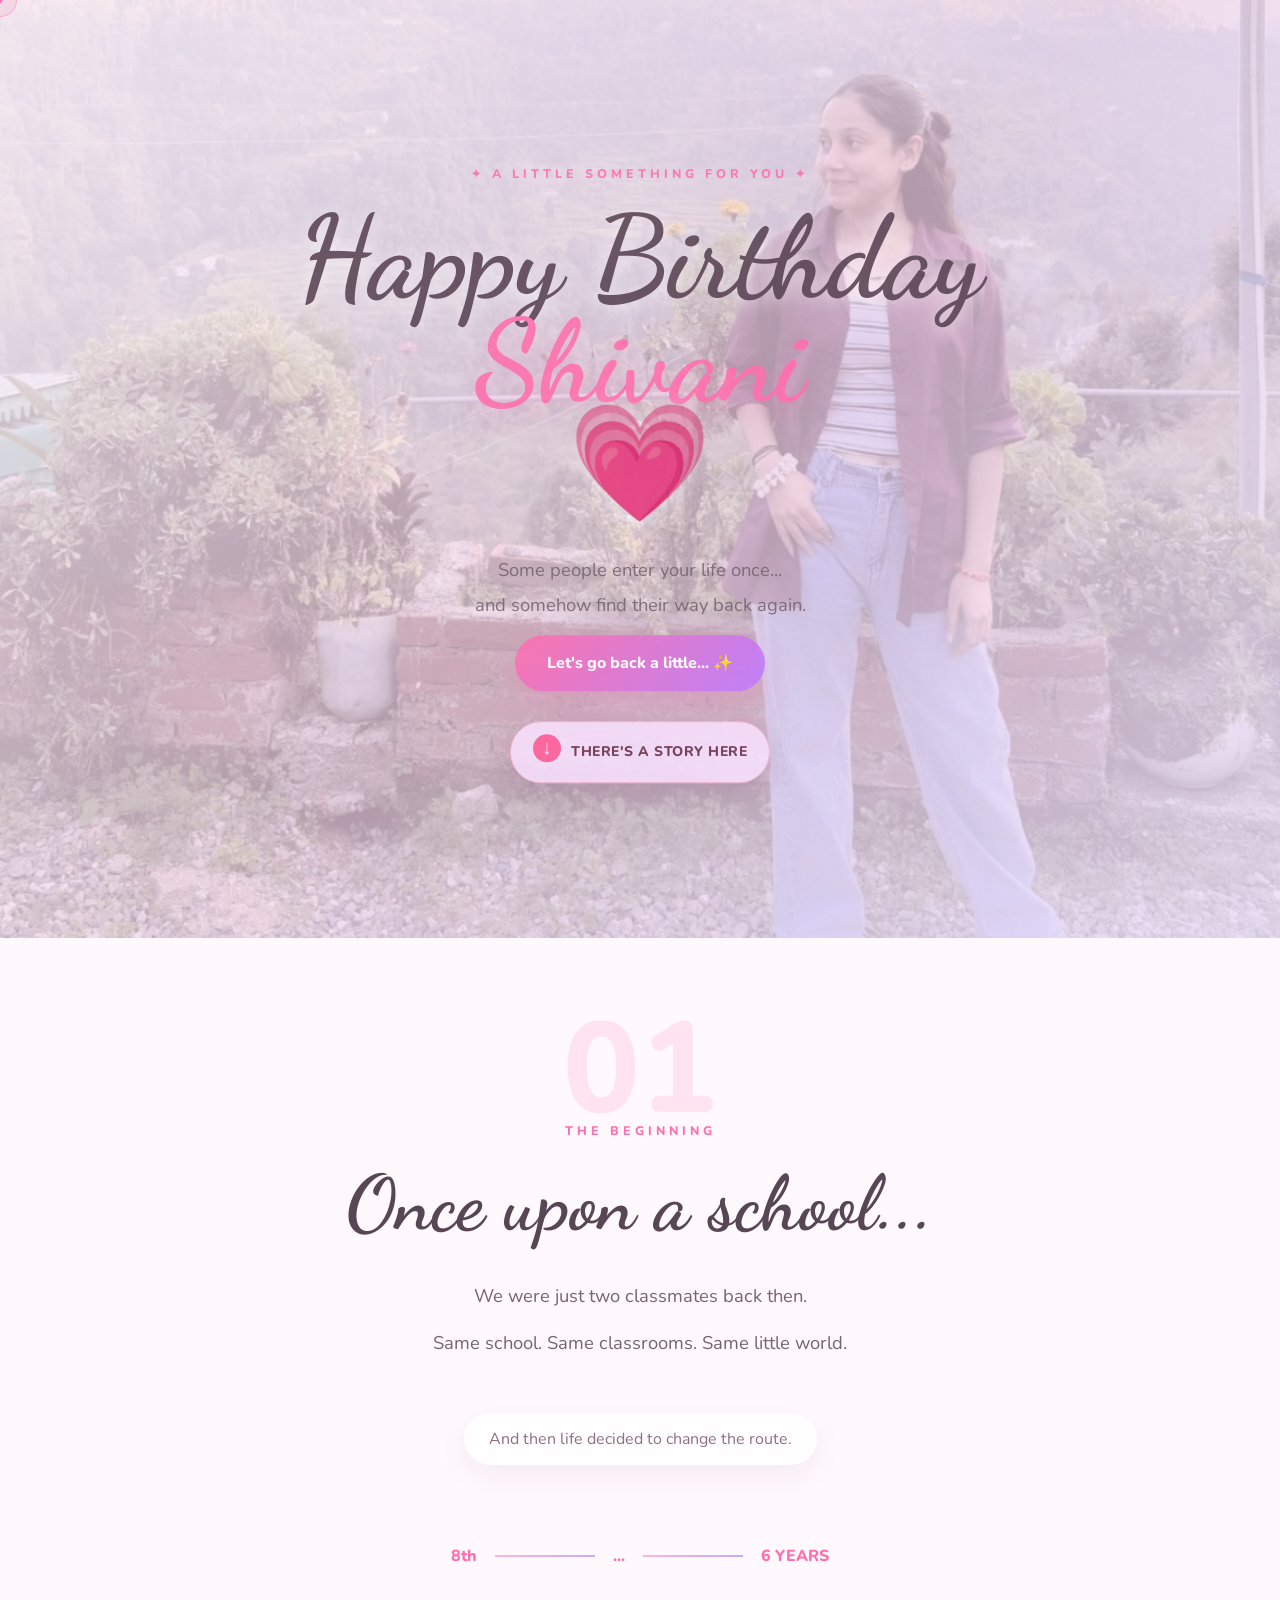
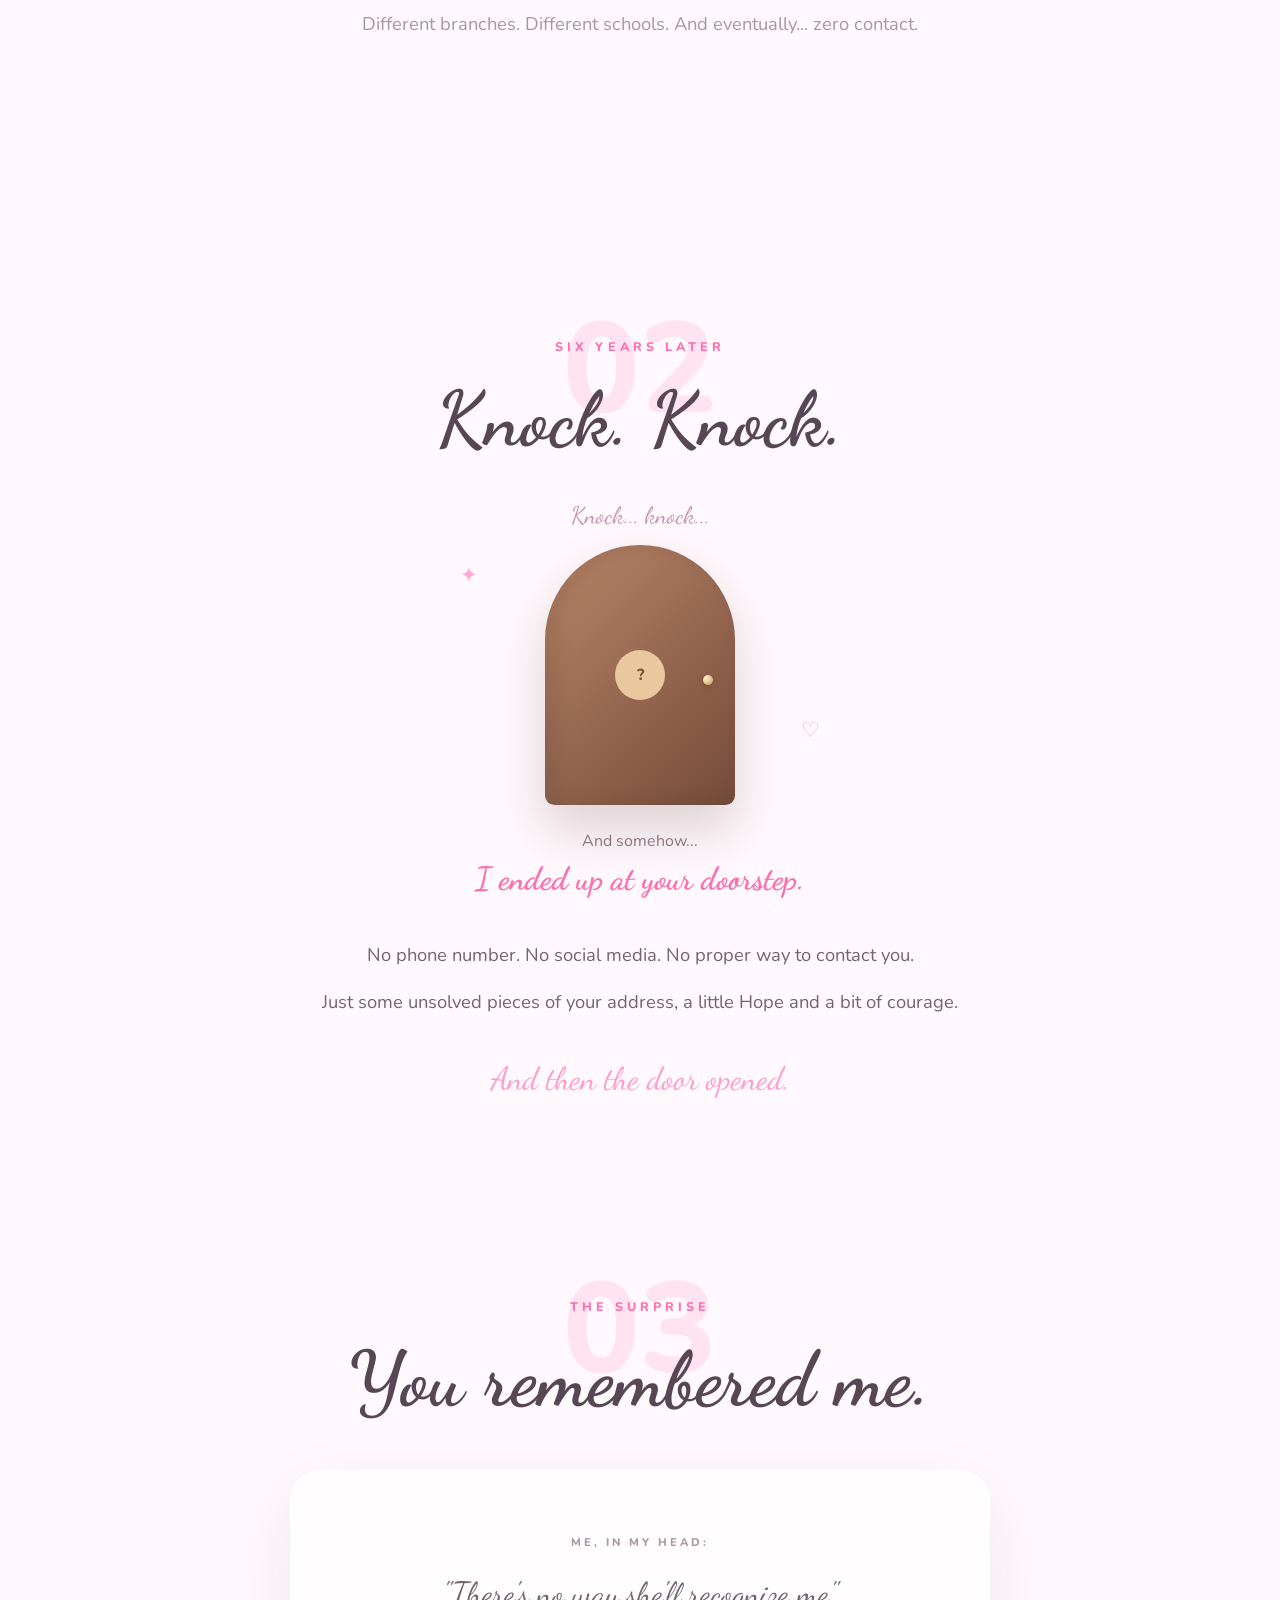
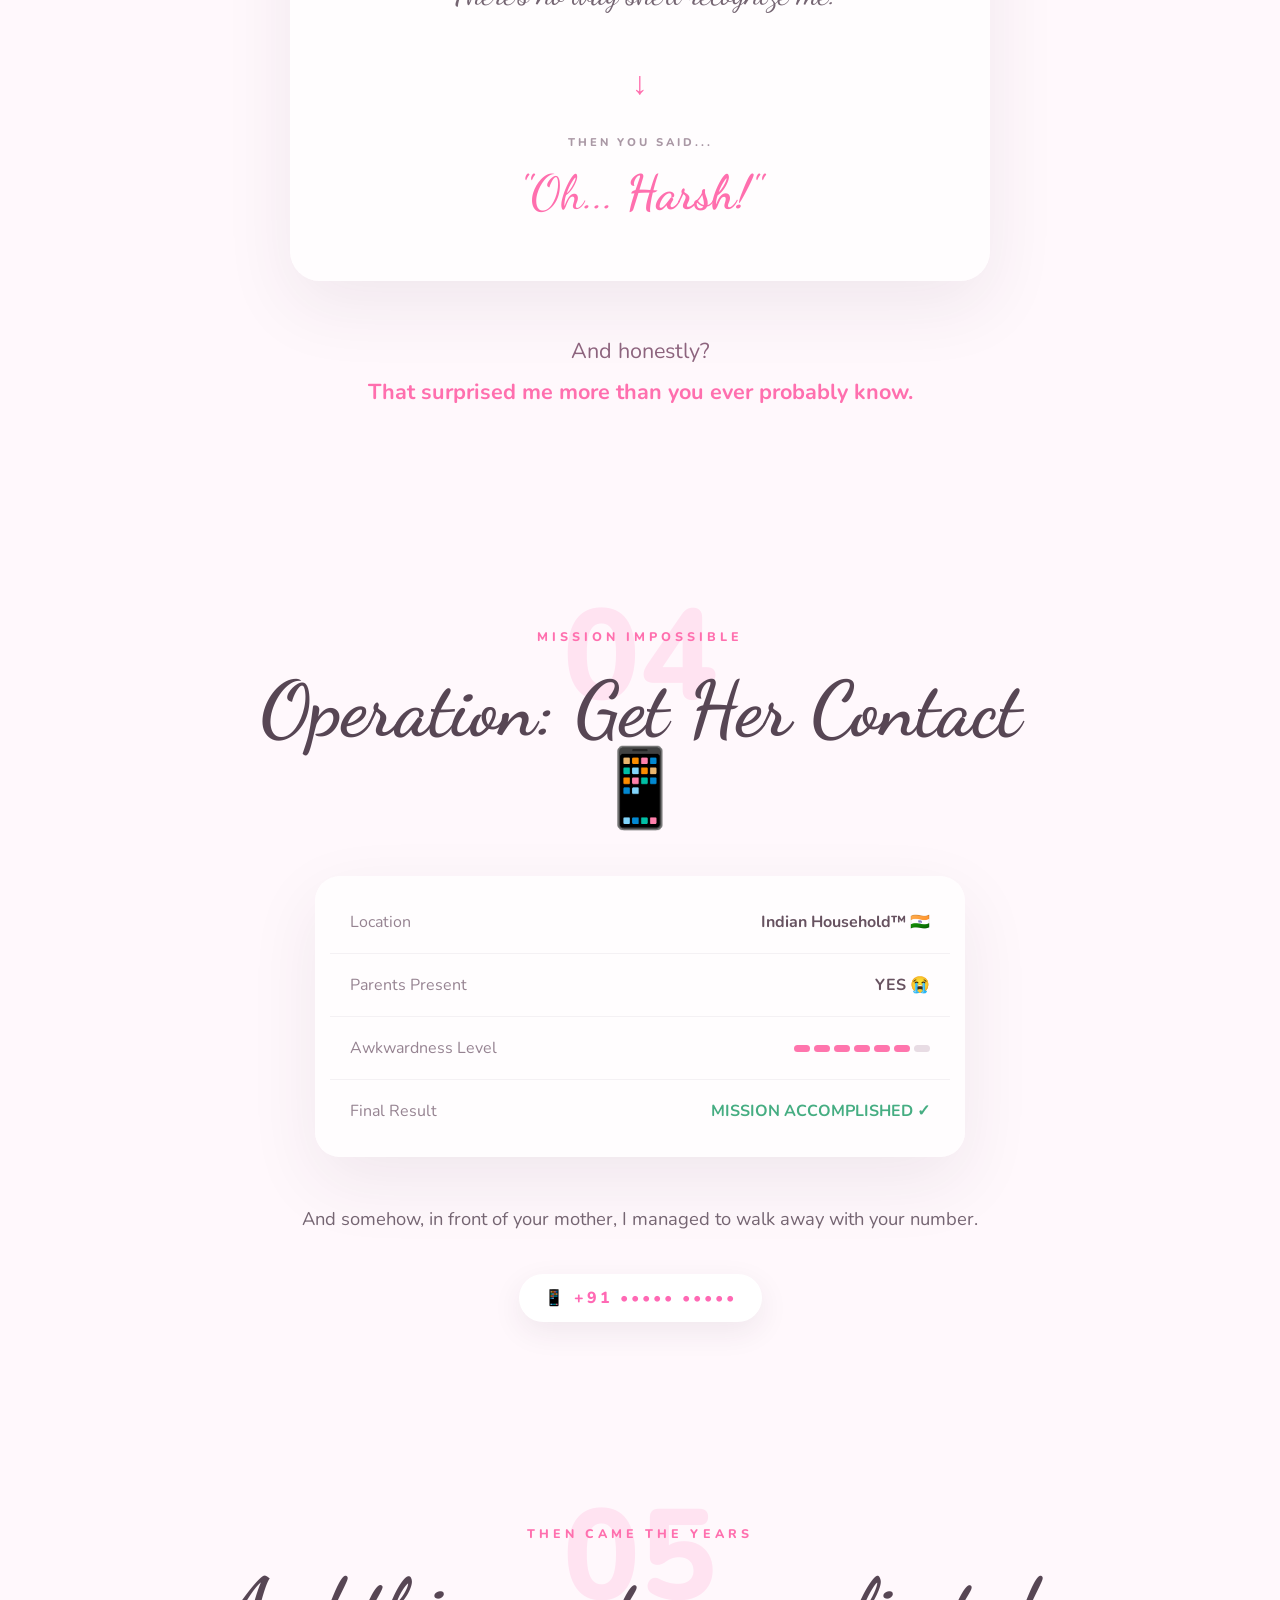
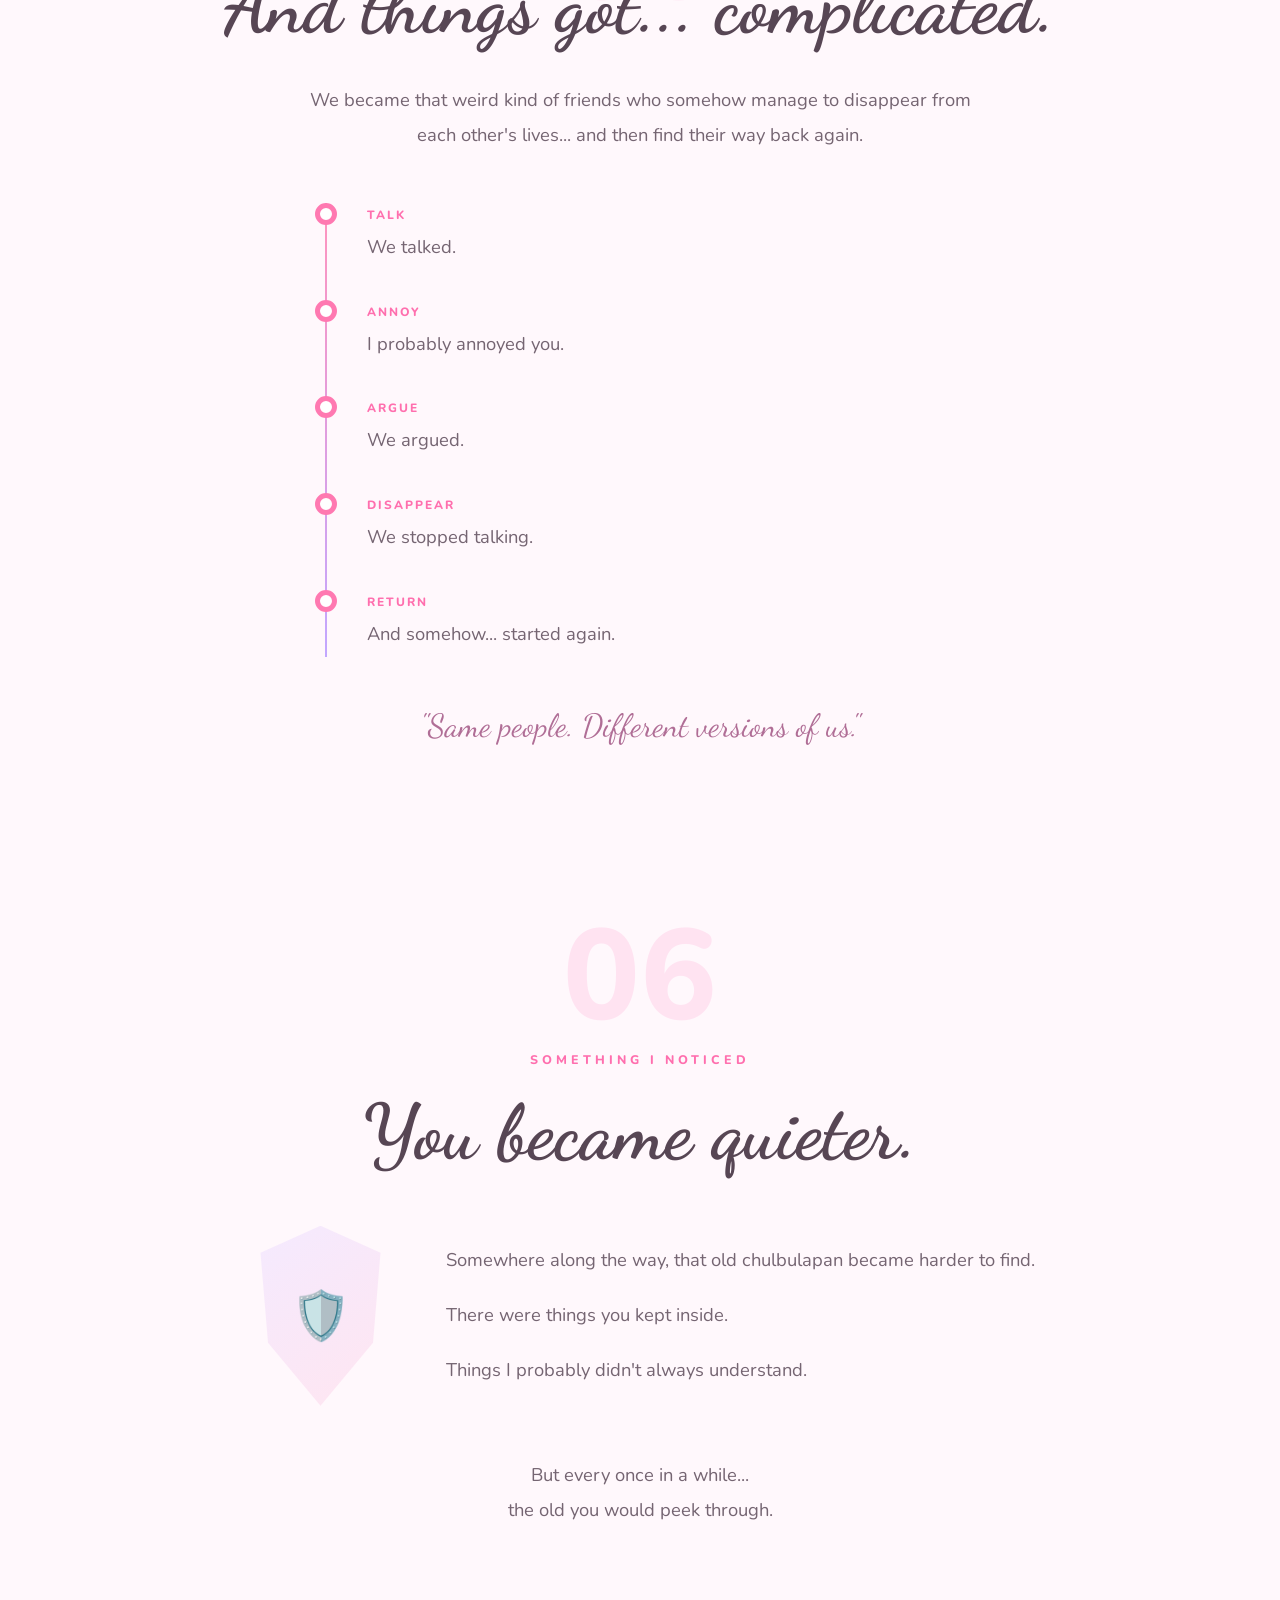
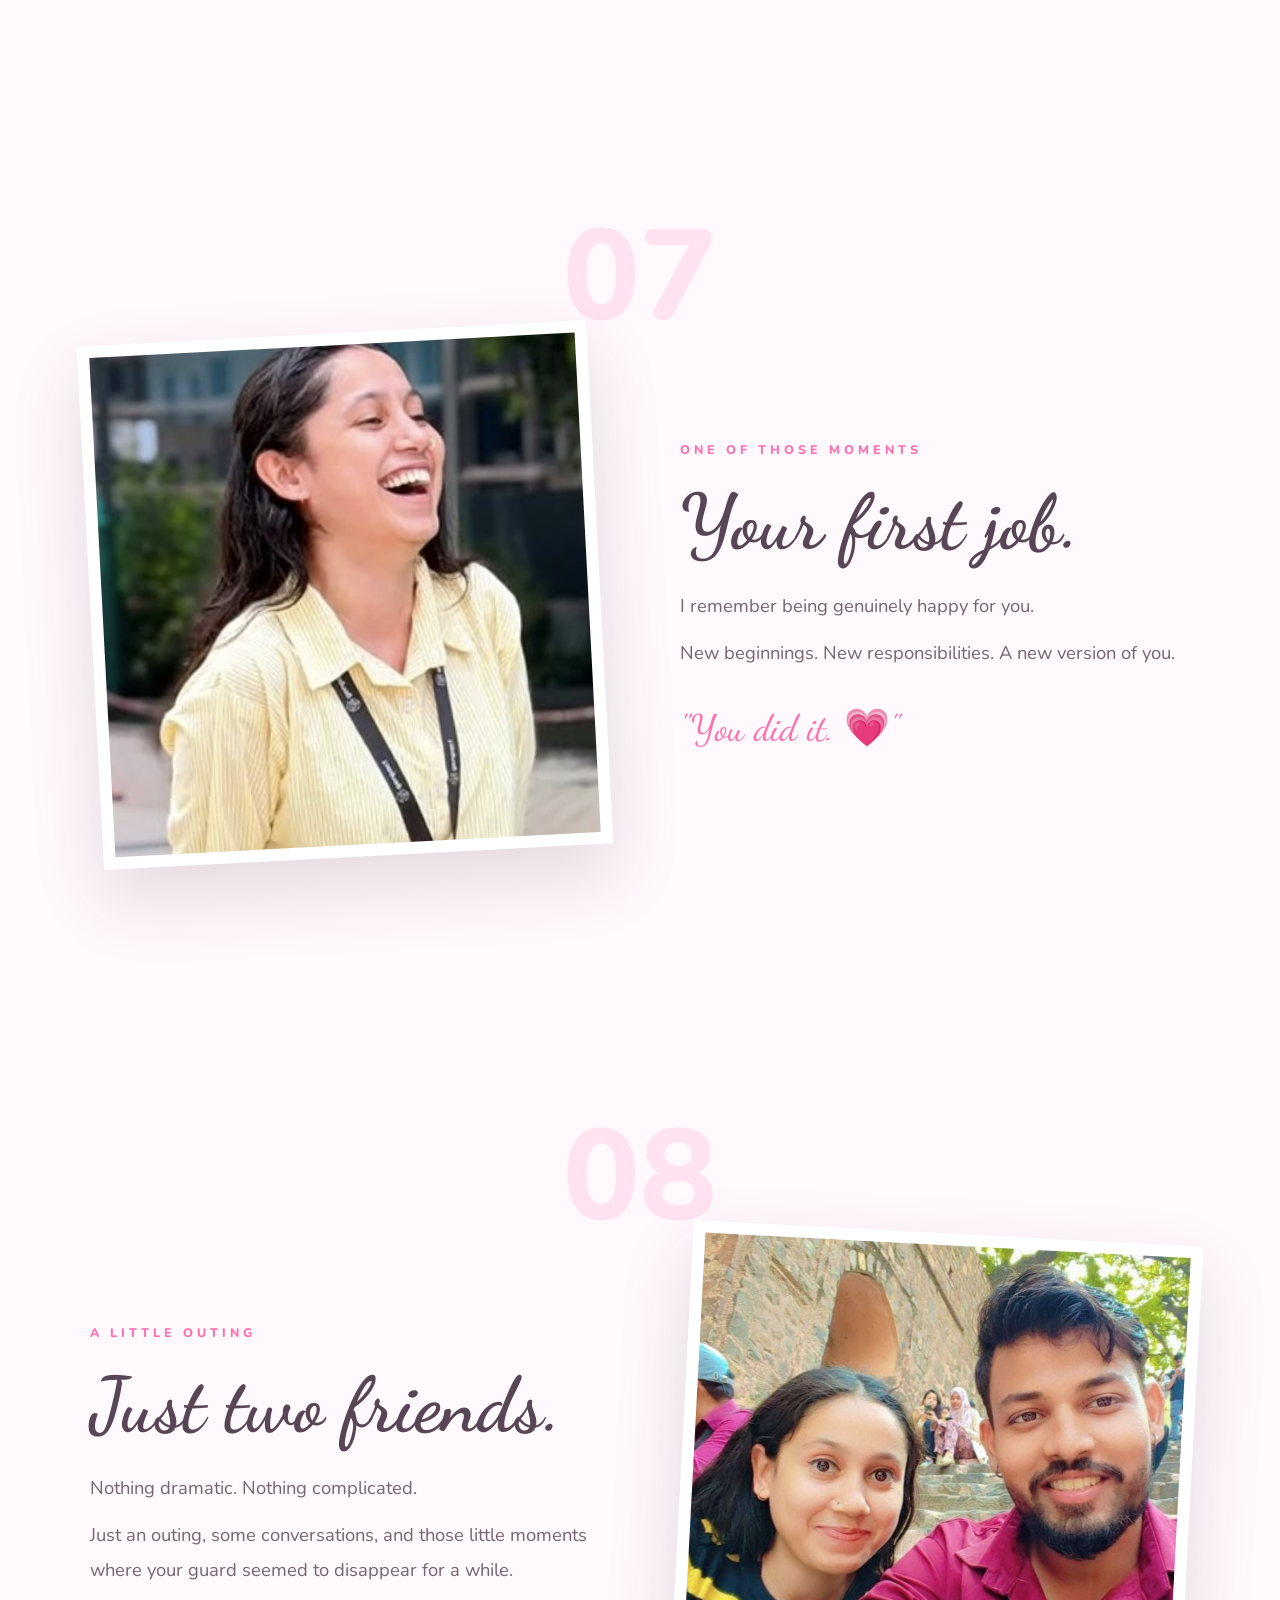
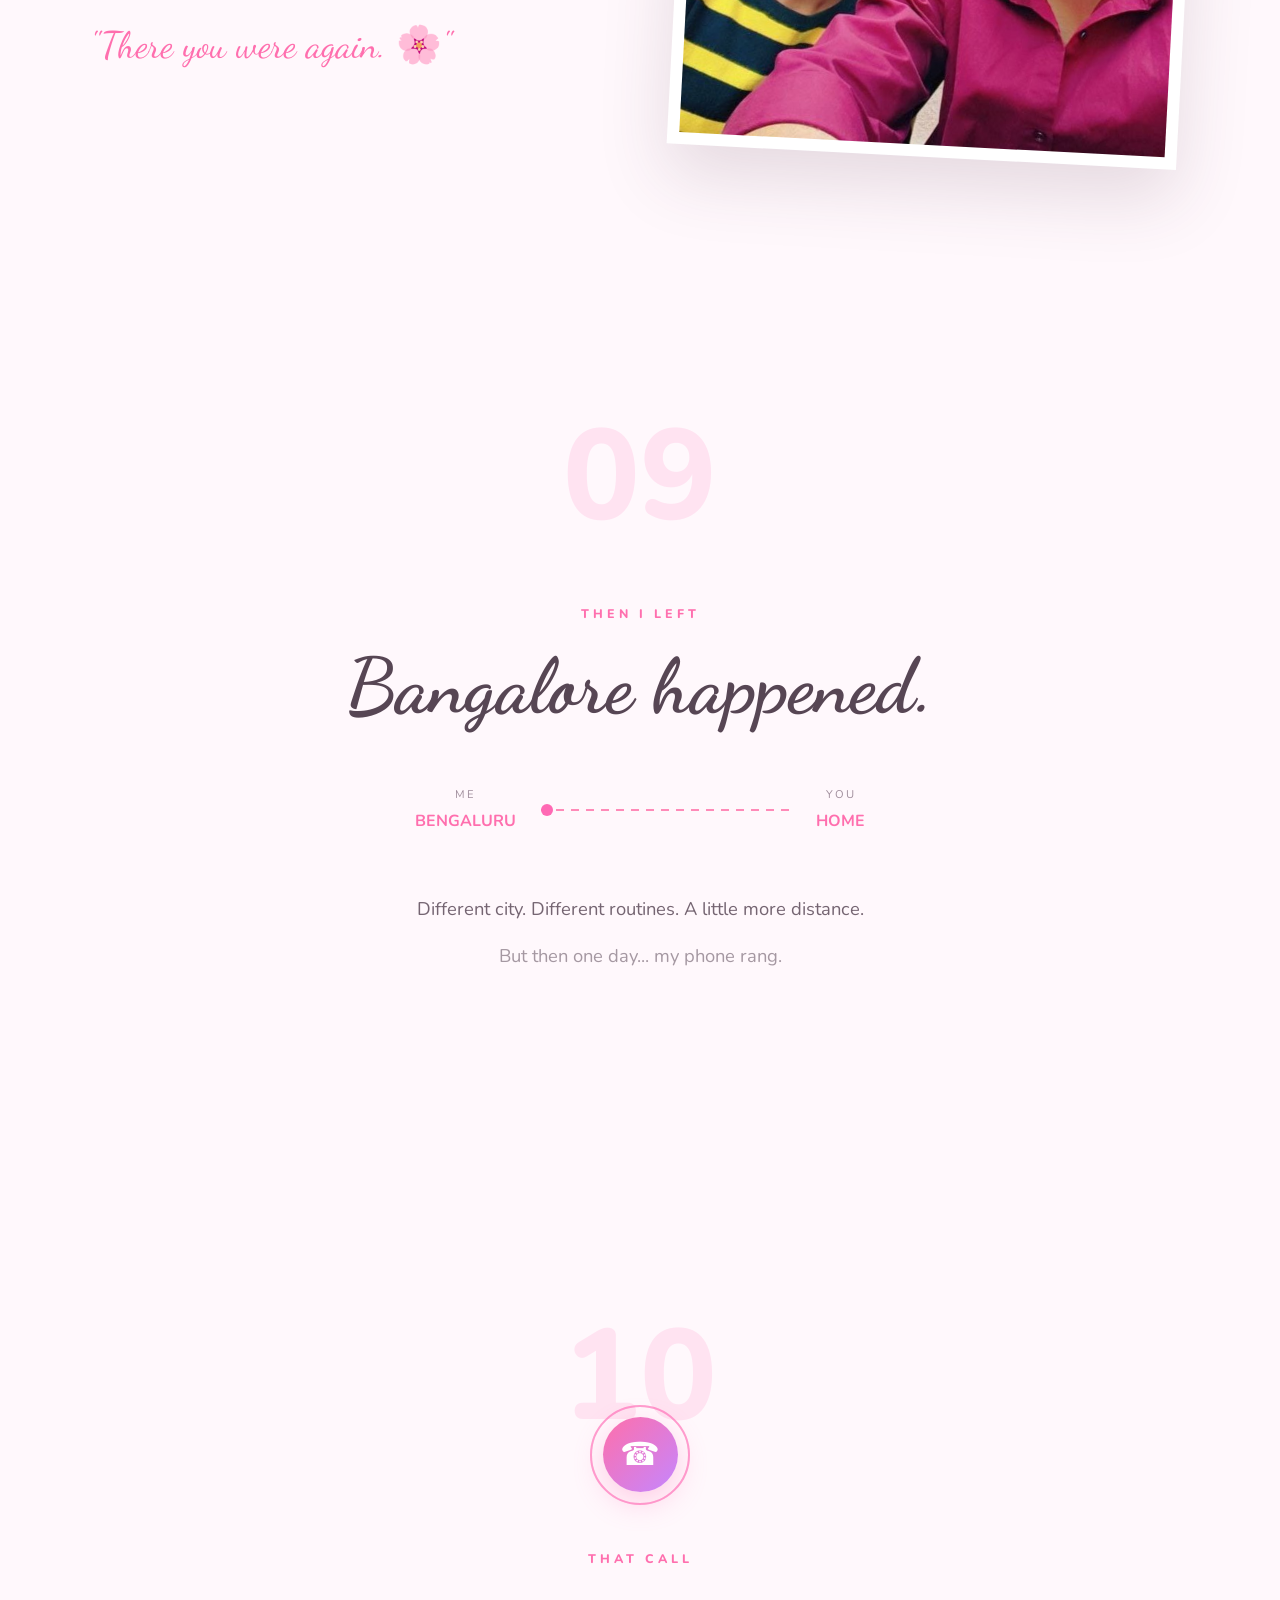
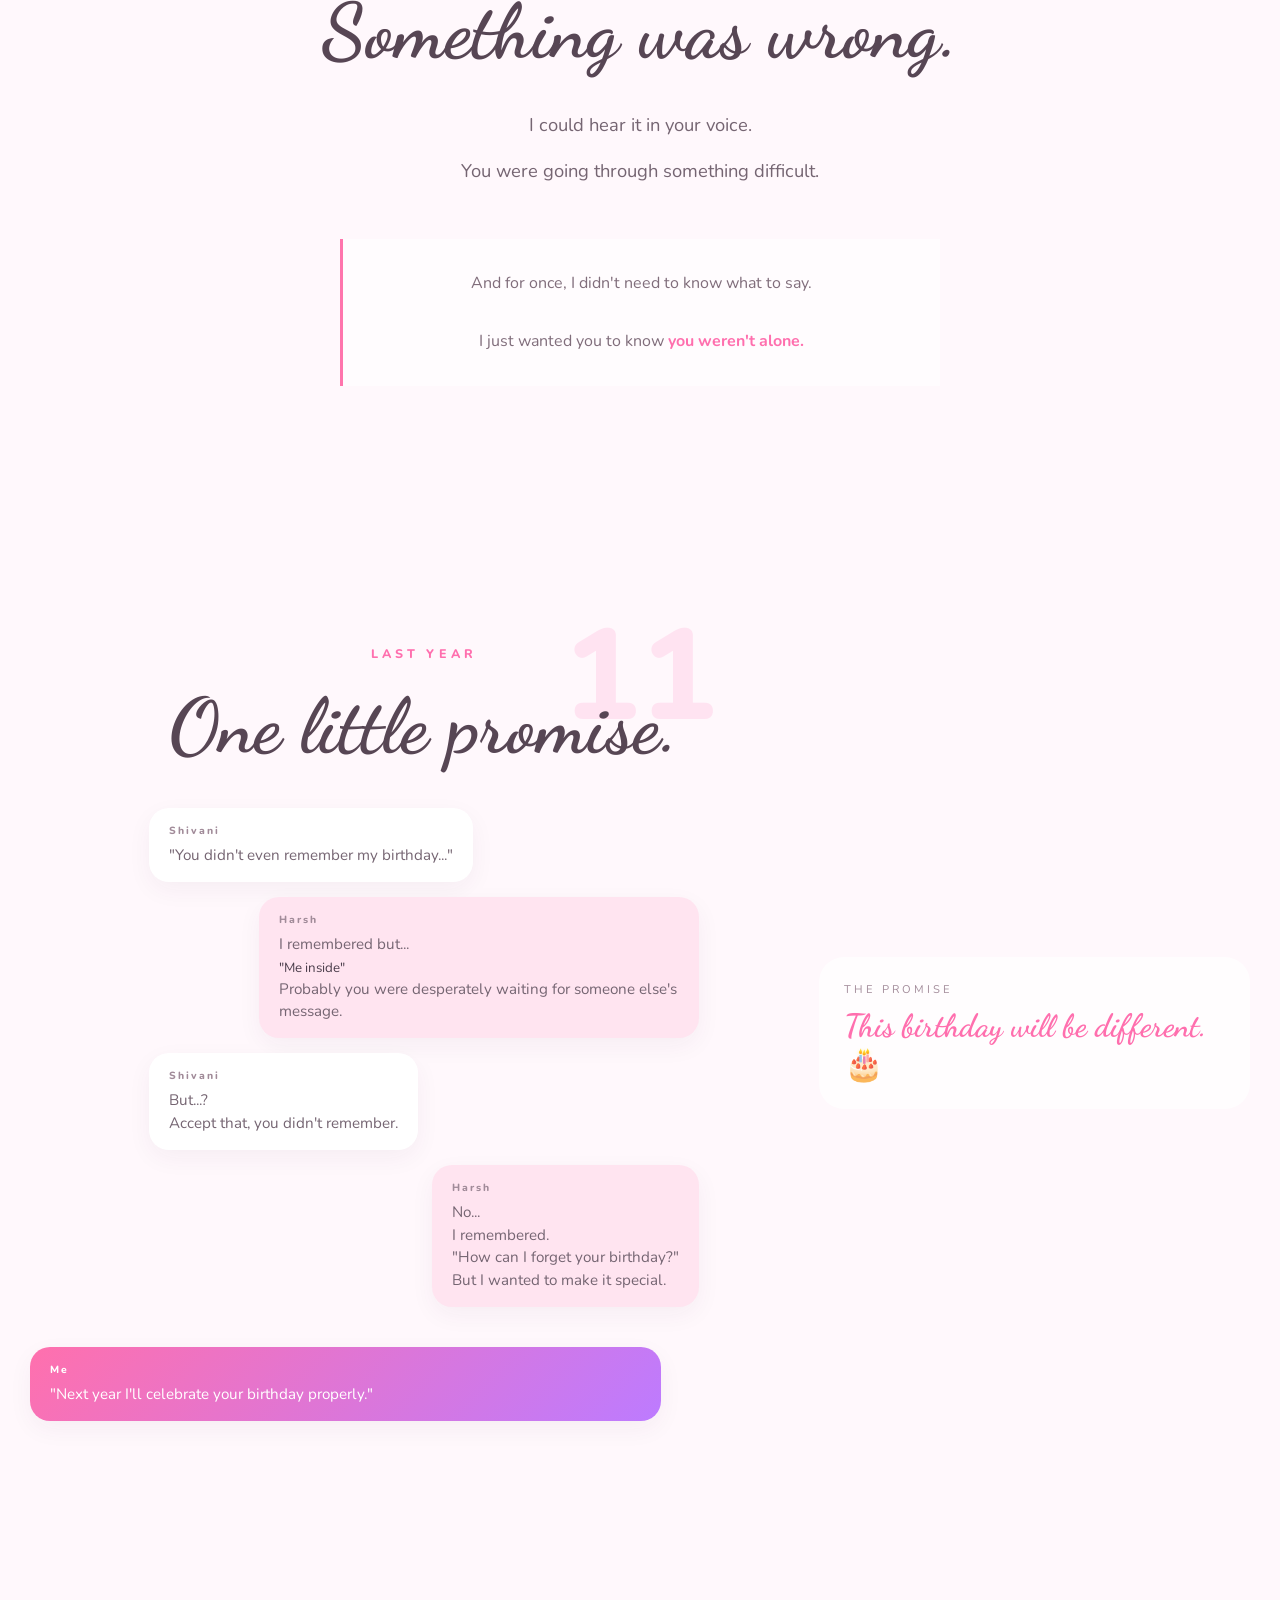
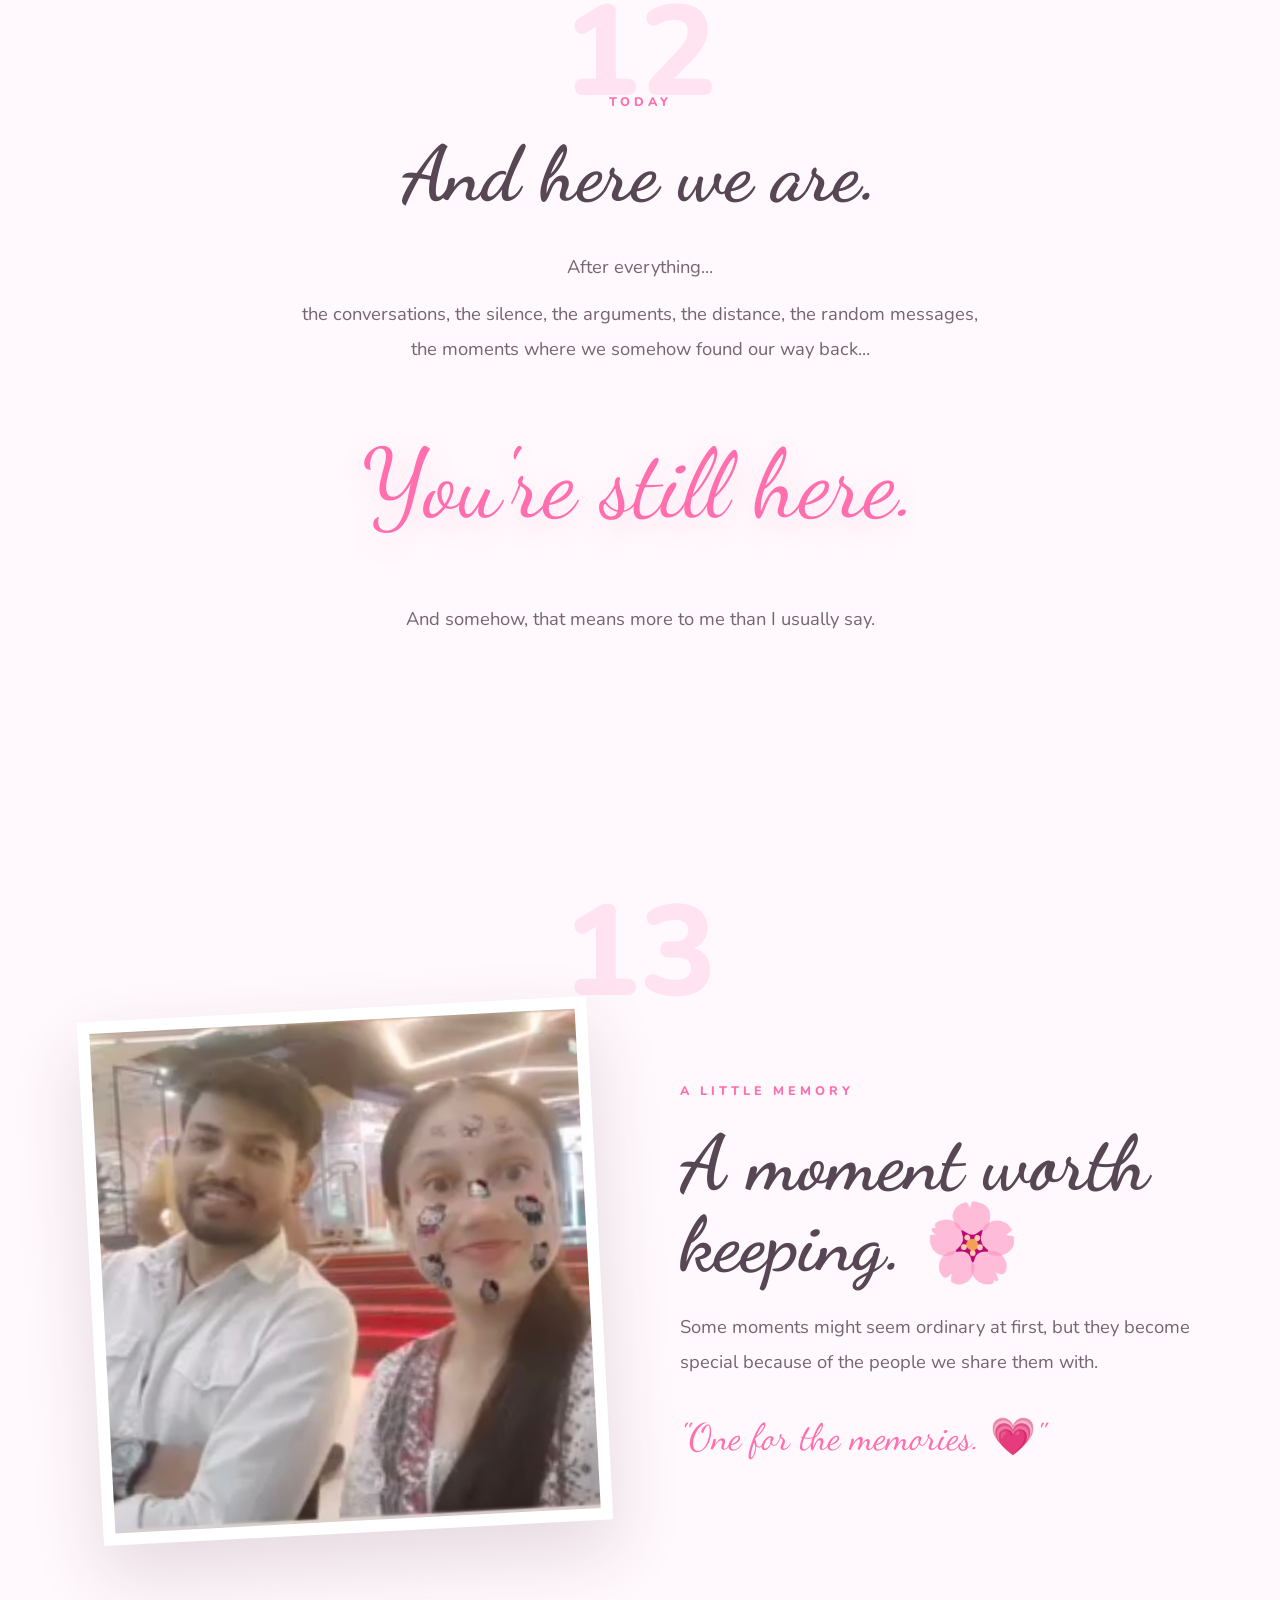
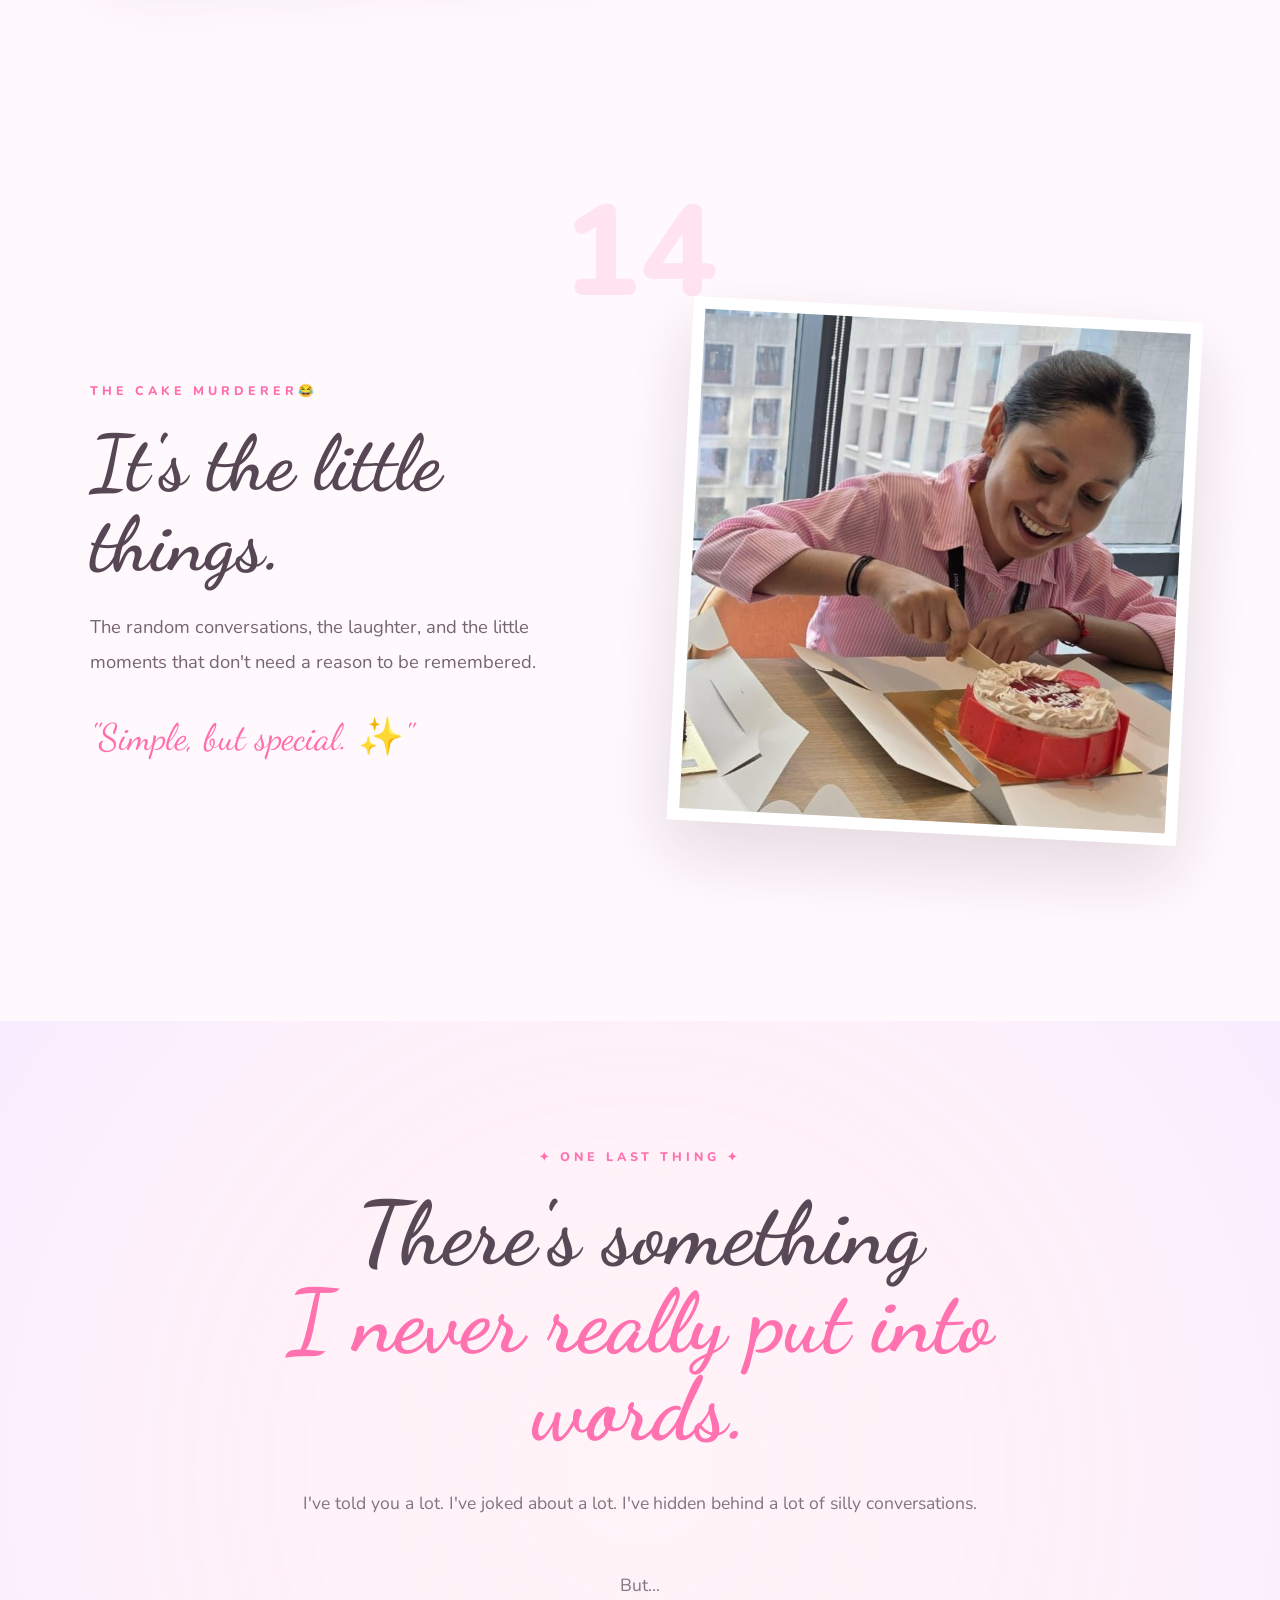
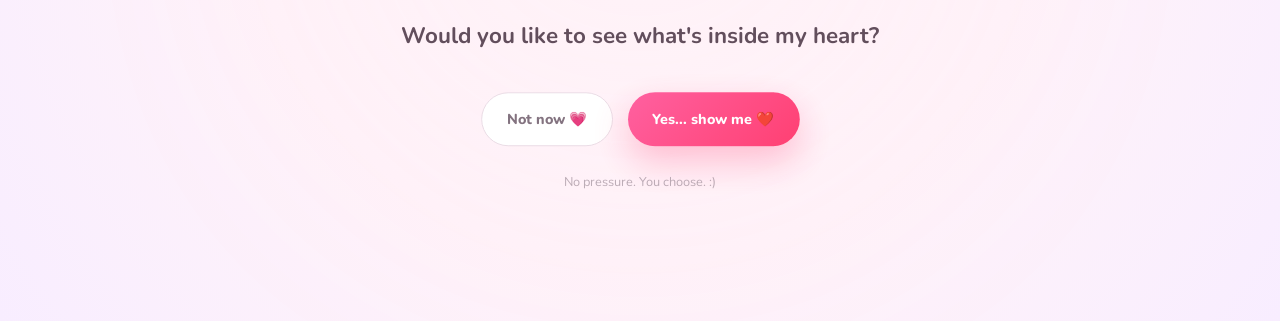
<file: index.html>
<!DOCTYPE html>
<html lang="en">
<head>
    <meta charset="UTF-8">
    <meta name="viewport" content="width=device-width, initial-scale=1.0">

    <title>For Shivani — A Little Birthday Story 💗</title>

    <link rel="preconnect" href="https://fonts.googleapis.com">
    <link rel="preconnect" href="https://fonts.gstatic.com" crossorigin>

    <link href="https://fonts.googleapis.com/css2?family=Dancing+Script:wght@500;600;700&family=Nunito:wght@400;500;600;700;800&display=swap" rel="stylesheet">

    <script src="https://cdnjs.cloudflare.com/ajax/libs/gsap/3.12.2/gsap.min.js"></script>

    <link rel="stylesheet" href="style.css">
</head>

<body>

    <!-- Cursor -->
    <div class="cursor">
        <span>♥</span>
    </div>

    <!-- Background decoration -->
    <div class="background">
        <div class="glow glow-1"></div>
        <div class="glow glow-2"></div>
        <div class="glow glow-3"></div>
    </div>

    <div class="particles" id="particles"></div>

    <!-- ============================= -->
    <!-- INTRO -->
    <!-- ============================= -->

    <main id="friend-world">

        <section class="hero story-section active birthday-hero">
    <div class="birthday-bg-photo"></div>
    <div class="birthday-overlay"></div>

    <div class="hero-content">

            <div class="hero-content">

                <div class="tiny-label">
                    ✦ A little something for you ✦
                </div>

                <h1>
                    Happy Birthday
                    <span>Shivani</span> 💗
                </h1>
                

                <p class="hero-subtitle">
                    Some people enter your life once...
                    <br>
                    and somehow find their way back again.
                </p>

                <button class="start-btn" id="startStory">
                    Let's go back a little... ✨
                </button>

                <div class="scroll-hint">
                    <span>↓</span>
                    there's a story here
                </div>

            </div>

        </section>


        <!-- ============================= -->
        <!-- CHAPTER 1 -->
        <!-- ============================= -->

        <section class="story-section chapter">

            <div class="chapter-number">
                01
            </div>

            <div class="chapter-content">

                <div class="chapter-label">
                    THE BEGINNING
                </div>

                <h2>
                    Once upon a school...
                </h2>

                <p>
                    We were just two classmates back then.
                </p>

                <p>
                    Same school.
                    Same classrooms.
                    Same little world.
                </p>

                <div class="memory-note">
                    And then life decided to change the route.
                </div>

                <div class="years">
                    <span>8th</span>
                    <div class="line"></div>
                    <span>...</span>
                    <div class="line"></div>
                    <span>6 YEARS</span>
                </div>

                <p class="muted">
                    Different branches. Different schools.
                    And eventually... zero contact.
                </p>

            </div>

        </section>

<!-- ============================= -->
<!-- CHAPTER 2 -->
<!-- ============================= -->

<section class="story-section chapter reunion">

    <div class="chapter-number">
        02
    </div>

    <div class="chapter-content">

        <div class="chapter-label">
            SIX YEARS LATER
        </div>

        <h2>
            Knock. Knock.
        </h2>

        <div class="door-scene">

            <!-- Existing door — now interactive -->
            <div class="door-wrapper">

                <div class="knock-text" id="knockText">
                    Knock... knock...
                </div>

                <div class="door" id="reunionDoor">

                    <div class="door-number">
                        ?
                    </div>

                    <div class="door-handle"></div>

                </div>

                <div class="door-person" id="doorPerson">
                    It's me, <strong>Harsh.</strong> 💗
                </div>

            </div>

            <div class="door-text">

                <span id="doorStoryText">
                    And somehow...
                </span>

                <strong>
                    I ended up at your doorstep.
                </strong>

            </div>

        </div>

        <p>
            No phone number.
            No social media.
            No proper way to contact you.
        </p>

        <p>
            Just some unsolved pieces of your address, a little Hope and a bit of courage.
        </p>

        <div class="reveal-line" id="doorRevealLine">
            And then the door opened.
        </div>

    </div>

</section>



        <!-- ============================= -->
        <!-- RECOGNITION -->
        <!-- ============================= -->

        <section class="story-section recognition">

            <div class="chapter-number">
                03
            </div>

            <div class="chapter-content">

                <div class="chapter-label">
                    THE SURPRISE
                </div>

                <h2>
                    You remembered me.
                </h2>

                <div class="recognition-card">

                    <div class="old-you">
                        <span>ME, IN MY HEAD:</span>
                        <p>
                            "There's no way she'll recognize me."
                        </p>
                    </div>

                    <div class="arrow">
                        ↓
                    </div>

                    <div class="actual-you">
                        <span>THEN YOU SAID...</span>

                        <div class="name-call">
                            "Oh... <strong>Harsh!</strong>"
                        </div>
                    </div>

                </div>

                <p class="highlight-text">
                    And honestly?
                    <br>
                    <strong>That surprised me more than you ever probably know.</strong>
                </p>

            </div>

        </section>


        <!-- ============================= -->
        <!-- PHONE NUMBER -->
        <!-- ============================= -->

        <section class="story-section phone-section">

            <div class="chapter-number">
                04
            </div>

            <div class="chapter-content">

                <div class="chapter-label">
                    MISSION IMPOSSIBLE
                </div>

                <h2>
                    Operation: Get Her Contact 📱
                </h2>

                <div class="mission-card">

                    <div class="mission-row">
                        <span>Location</span>
                        <strong>Indian Household™ 🇮🇳</strong>
                    </div>

                    <div class="mission-row">
                        <span>Parents Present</span>
                        <strong>YES 😭</strong>
                    </div>

                    <div class="mission-row">
                        <span>Awkwardness Level</span>
                        <div class="meter">
                            <i></i>
                            <i></i>
                            <i></i>
                            <i></i>
                            <i></i>
                            <i></i>
                            <i></i>
                        </div>
                    </div>

                    <div class="mission-row">
                        <span>Final Result</span>
                        <strong class="success">MISSION ACCOMPLISHED ✓</strong>
                    </div>

                </div>

                <p>
                    And somehow, in front of your mother,
                    I managed to walk away with your number.
                </p>

                <div class="phone-reveal">
                    📱 +91 ••••• •••••
                </div>

            </div>

        </section>


        <!-- ============================= -->
        <!-- THE YEARS -->
        <!-- ============================= -->

        <section class="story-section timeline-section">

            <div class="chapter-number">
                05
            </div>

            <div class="chapter-content wide">

                <div class="chapter-label">
                    THEN CAME THE YEARS
                </div>

                <h2>
                    And things got... complicated.
                </h2>

                <p class="intro-text">
                    We became that weird kind of friends who somehow
                    manage to disappear from each other's lives...
                    and then find their way back again.
                </p>

                <div class="timeline">

                    <div class="timeline-item">
                        <div class="dot"></div>
                        <div>
                            <span>Talk</span>
                            <p>We talked.</p>
                        </div>
                    </div>

                    <div class="timeline-item">
                        <div class="dot"></div>
                        <div>
                            <span>Annoy</span>
                            <p>I probably annoyed you.</p>
                        </div>
                    </div>

                    <div class="timeline-item">
                        <div class="dot"></div>
                        <div>
                            <span>Argue</span>
                            <p>We argued.</p>
                        </div>
                    </div>

                    <div class="timeline-item">
                        <div class="dot"></div>
                        <div>
                            <span>Disappear</span>
                            <p>We stopped talking.</p>
                        </div>
                    </div>

                    <div class="timeline-item">
                        <div class="dot"></div>
                        <div>
                            <span>Return</span>
                            <p>And somehow... started again.</p>
                        </div>
                    </div>

                </div>

                <div class="quote-box">
                    "Same people. Different versions of us."
                </div>

            </div>

        </section>


        <!-- ============================= -->
        <!-- HER SHIELDS -->
        <!-- ============================= -->

        <section class="story-section shield-section">

            <div class="chapter-number">
                06
            </div>

            <div class="chapter-content">

                <div class="chapter-label">
                    SOMETHING I NOTICED
                </div>

                <h2>
                    You became quieter.
                </h2>

                <div class="shield-visual">

                    <div class="shield">
                        <span>🛡️</span>
                    </div>

                    <div class="shield-message">
                        <p>
                            Somewhere along the way,
                            that old chulbulapan became harder to find.
                        </p>

                        <p>
                            There were things you kept inside.
                        </p>

                        <p>
                            Things I probably didn't always understand.
                        </p>
                    </div>

                </div>

                <p class="bottom-note">
                    But every once in a while...
                    <br>
                    the old you would peek through.
                </p>

            </div>

        </section>


        <!-- ============================= -->
        <!-- FIRST JOB -->
        <!-- ============================= -->

        <section class="story-section photo-story">

            <div class="chapter-number">
                07
            </div>

            <div class="photo-content">

                <div class="photo-frame">
                    <img src="S.jpg" alt="A memory">
                </div>

                <div class="photo-text">

                    <div class="chapter-label">
                        ONE OF THOSE MOMENTS
                    </div>

                    <h2>
                        Your first job.
                    </h2>

                    <p>
                        I remember being genuinely happy for you.
                    </p>

                    <p>
                        New beginnings.
                        New responsibilities.
                        A new version of you.
                    </p>

                    <div class="handwritten">
                        "You did it. 💗"
                    </div>

                </div>

            </div>

        </section>


        <!-- ============================= -->
        <!-- OUTING -->
        <!-- ============================= -->

        <section class="story-section photo-story reverse">

            <div class="chapter-number">
                08
            </div>

            <div class="photo-content">

                <div class="photo-frame">
                    <img src="Tg.jpg" alt="A memory together">
                </div>

                <div class="photo-text">

                    <div class="chapter-label">
                        A LITTLE OUTING
                    </div>

                    <h2>
                        Just two friends.
                    </h2>

                    <p>
                        Nothing dramatic.
                        Nothing complicated.
                    </p>

                    <p>
                        Just an outing, some conversations,
                        and those little moments where your guard
                        seemed to disappear for a while.
                    </p>

                    <div class="handwritten">
                        "There you were again. 🌸"
                    </div>

                </div>

            </div>

        </section>


        <!-- ============================= -->
        <!-- DISTANCE -->
        <!-- ============================= -->

        <section class="story-section distance-section">

            <div class="chapter-number">
                09
            </div>

            <div class="chapter-content">

                <div class="chapter-label">
                    THEN I LEFT
                </div>

                <h2>
                    Bangalore happened.
                </h2>

                <div class="distance-map">

                    <div class="city">
                        <span>ME</span>
                        <strong>BENGALURU</strong>
                    </div>

                    <div class="route">
                        <div class="moving-dot"></div>
                    </div>

                    <div class="city">
                        <span>YOU</span>
                        <strong>HOME</strong>
                    </div>

                </div>

                <p>
                    Different city.
                    Different routines.
                    A little more distance.
                </p>

                <p class="muted">
                    But then one day...
                    my phone rang.
                </p>

            </div>

        </section>


        <!-- ============================= -->
        <!-- PHONE CALL -->
        <!-- ============================= -->

        <section class="story-section call-section">

            <div class="chapter-number">
                10
            </div>

            <div class="chapter-content">

                <div class="phone-animation">
                    <div class="phone-icon">
                        ☎
                    </div>
                    <div class="ring ring-one"></div>
                    <div class="ring ring-two"></div>
                </div>

                <div class="chapter-label">
                    THAT CALL
                </div>

                <h2>
                    Something was wrong.
                </h2>

                <p>
                    I could hear it in your voice.
                </p>

                <p>
                    You were going through something difficult.
                </p>

                <div class="quiet-message">
                    And for once, I didn't need to know
                    what to say.
                    <br><br>
                    I just wanted you to know
                    <strong>you weren't alone.</strong>
                </div>

            </div>

        </section>


        <!-- ============================= -->
        <!-- BIRTHDAY PROMISE -->
        <!-- ============================= -->

        <section class="story-section promise-section">

            <div class="chapter-number">
                11
            </div>

            <div class="chapter-content">

                <div class="chapter-label">
                    LAST YEAR
                </div>

                <h2>
                    One little promise.
                </h2>

                <div class="chat-box">

                    <div class="chat her">
                        <span>Shivani</span>
                        <p>
                            "You didn't even remember my birthday..."
                        </p>
                    </div>

                    <div class="chat me">
                        <span>Harsh</span>
                        <p>
                            I remembered but...
                        </p>

                        <small>
                            "Me inside"
                        </small>

                        <p>
                            Probably you were desperately waiting
                            for someone else's message.
                        </p>
                    </div>

                    <div class="chat her">

                        <span>Shivani</span>

                        <p>
                            But...?
                        </p>

                        <p>
                            Accept that, you didn't remember.
                        </p>

                    </div>


                    <div class="chat me ">

                        <span>Harsh</span>

                        <p>
                            No...
                        </p>

                        <p>
                            I remembered.
                        </p>

                        <p>
                            "How can I forget your birthday?"
                        </p>

                        <p>
                            But I wanted to make it special.

                    </div>
                </div>


                    <div class="chat me highlight">
                        <span>Me</span>
                        <p>
                            "Next year I'll celebrate your birthday properly."
                        </p>
                    </div>

                </div>

                <div class="promise">
                    <span>THE PROMISE</span>
                    <strong>
                        This birthday will be different. 🎂
                    </strong>
                </div>

            </div>

        </section>


        <!-- ============================= -->
        <!-- PRESENT -->
        <!-- ============================= -->

        <section class="story-section present-section">

            <div class="chapter-number">
                12
            </div>

            <div class="chapter-content">

                <div class="chapter-label">
                    TODAY
                </div>

                <h2>
                    And here we are.
                </h2>

                <p>
                    After everything...
                </p>

                <p>
                    the conversations,
                    the silence,
                    the arguments,
                    the distance,
                    the random messages,
                    the moments where we somehow found our way back...
                </p>

                <div class="big-line">
                    You're still here.
                </div>

                <p>
                    And somehow,
                    that means more to me than I usually say.
                </p>

            </div>

        </section>


        
<!-- EXTRA PHOTO MEMORIES -->

<section class="story-section photo-story">
    <div class="chapter-number">13</div>

    <div class="photo-content">
        <div class="photo-frame">
            <img src="B.jpg" alt="A favorite memory">
        </div>

        <div class="photo-text">
            <div class="chapter-label">A LITTLE MEMORY</div>
            <h2>A moment worth keeping. 🌸</h2>
            <p>
                Some moments might seem ordinary at first,
                but they become special because of the people
                we share them with.
            </p>
            <div class="handwritten">"One for the memories. 💗"</div>
        </div>
    </div>
</section>

<section class="story-section photo-story reverse">
    <div class="chapter-number">14</div>

    <div class="photo-content">
        <div class="photo-frame">
            <img src="Cc.jpg" alt="Another special memory">
        </div>

        <div class="photo-text">
            <div class="chapter-label">THE Cake murderer😂</div>
            <h2>It's the little things.</h2>
            <p>
                The random conversations, the laughter,
                and the little moments that don't need
                a reason to be remembered.
            </p>
            <div class="handwritten">"Simple, but special. ✨"</div>
        </div>
    </div>
</section>




        <!-- ============================= -->
        <!-- THE CHOICE -->
        <!-- ============================= -->

        <section class="heart-gateway" id="heartGateway">

            <div class="gateway-glow"></div>

            <div class="gateway-content">

                <div class="tiny-label">
                    ✦ ONE LAST THING ✦
                </div>

                <h2>
                    There's something
                    <span>I never really put into words.</span>
                </h2>

                <p>
                    I've told you a lot.
                    I've joked about a lot.
                    I've hidden behind a lot of silly conversations.
                </p>

                <p class="gateway-question">
                    But...

                    <strong>
                        Would you like to see what's inside my heart?
                    </strong>
                </p>

                <div class="gateway-buttons">

                    <button
                        class="choice-btn friendship"
                        id="friendChoice">
                        Not now 💗
                    </button>

                    <button
                        class="choice-btn heart"
                        id="heartChoice">
                        Yes... show me ❤️
                    </button>

                </div>

                <p class="choice-note">
                    No pressure. You choose. :)
                </p>

            </div>

        </section>


        <!-- ============================= -->
        <!-- FRIEND END -->
        <!-- ============================= -->

        <section class="friend-ending" id="friendEnding">

            <div class="ending-content">

                <div class="ending-heart">
                    💗
                </div>

                <div class="chapter-label">
                    THEN LET'S LEAVE IT HERE
                </div>

                <h2>
                    Somewhere between
                    old memories and new ones...
                </h2>

                <p>
                    I'm genuinely glad our paths crossed twice.
                </p>

                <p>
                    Once in school.
                    <br>
                    And once again after all those years.
                </p>

                <p>
                    We've had our weird phases,
                    our arguments,
                    our silences and our comebacks.
                </p>

                <div class="final-line">
                    And that's our story. 💕
                </div>

                <h3>
                    Happy Birthday, Shivani.
                </h3>

                <p class="signature">
                    Keep smiling.
                    <br>
                    Keep being you.
                </p>

                <div class="made-with">
                    Made with a little too much effort &nbsp;♥
                </div>

            </div>

        </section>

    </main>


    <!-- Love mode will be injected/loaded here -->
    <div id="love-world"></div>


    <script src="script.js"></script>

</body>
</html>
</file>
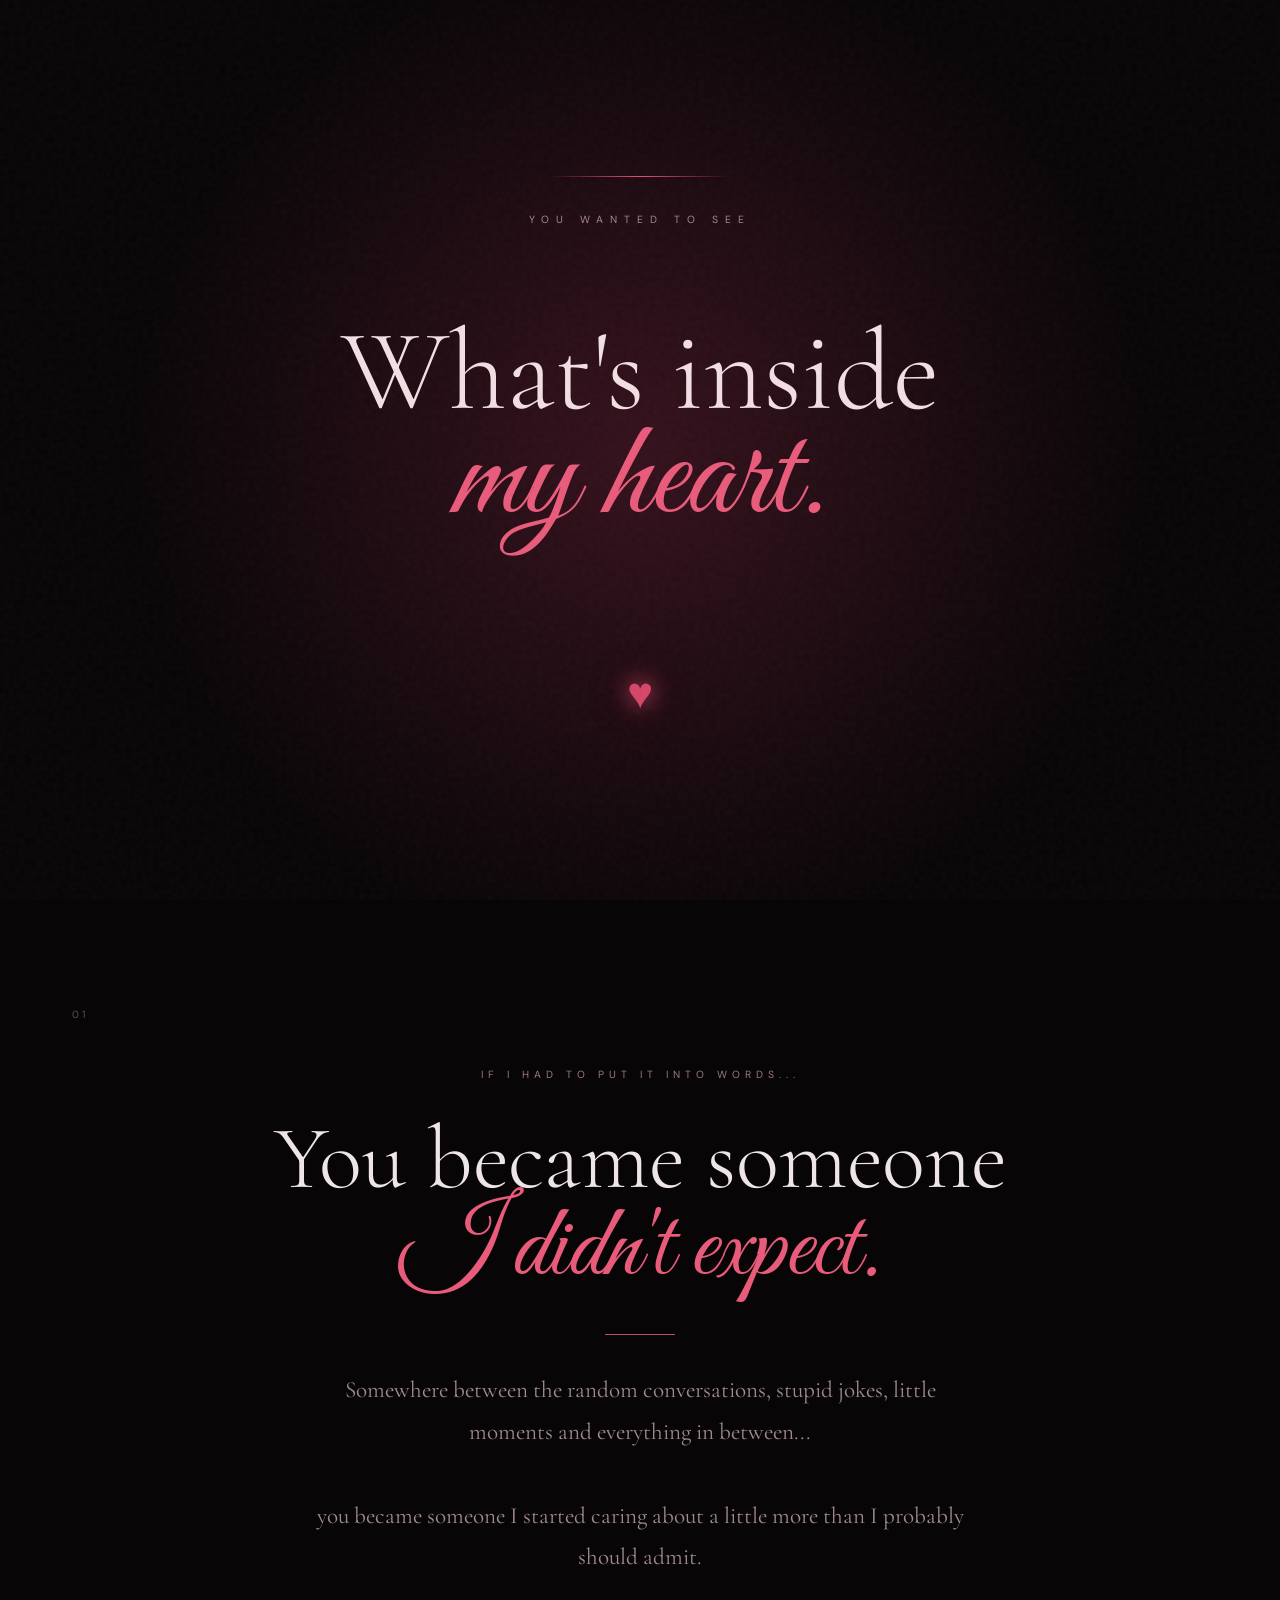
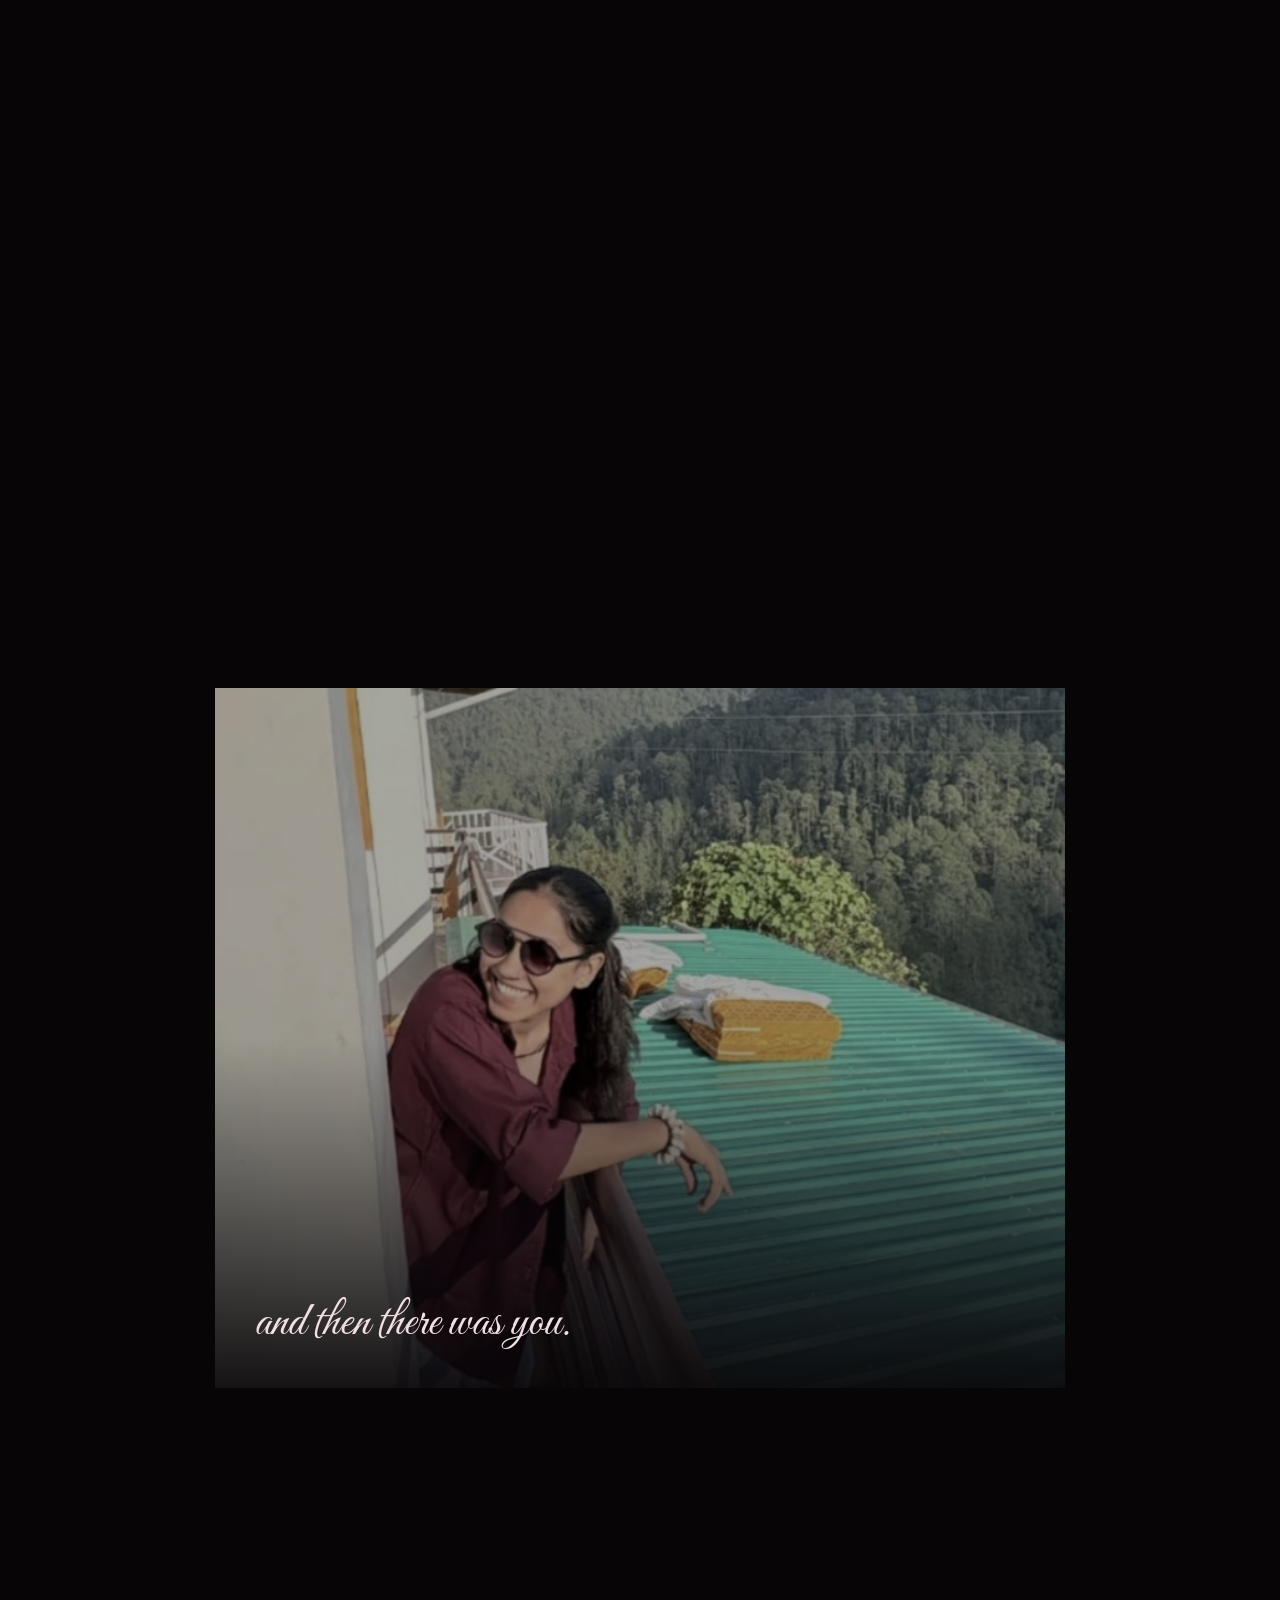
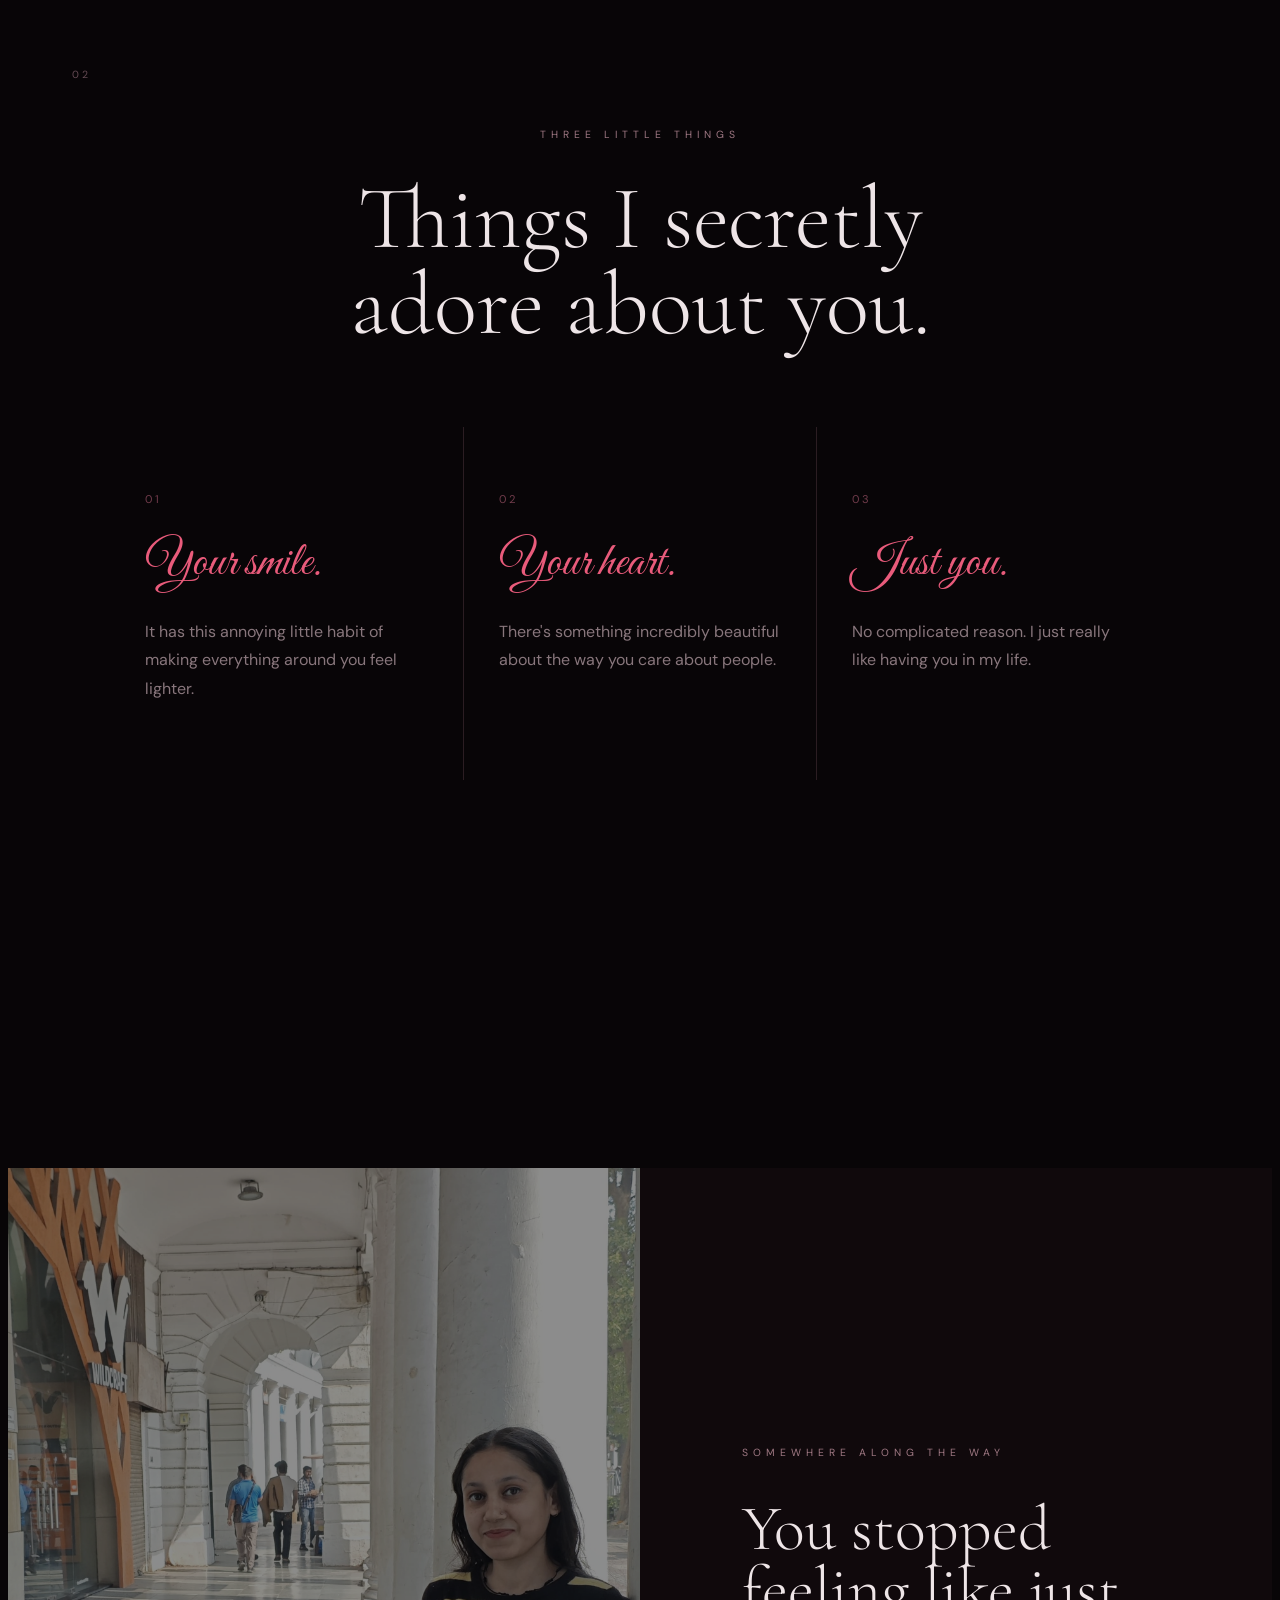
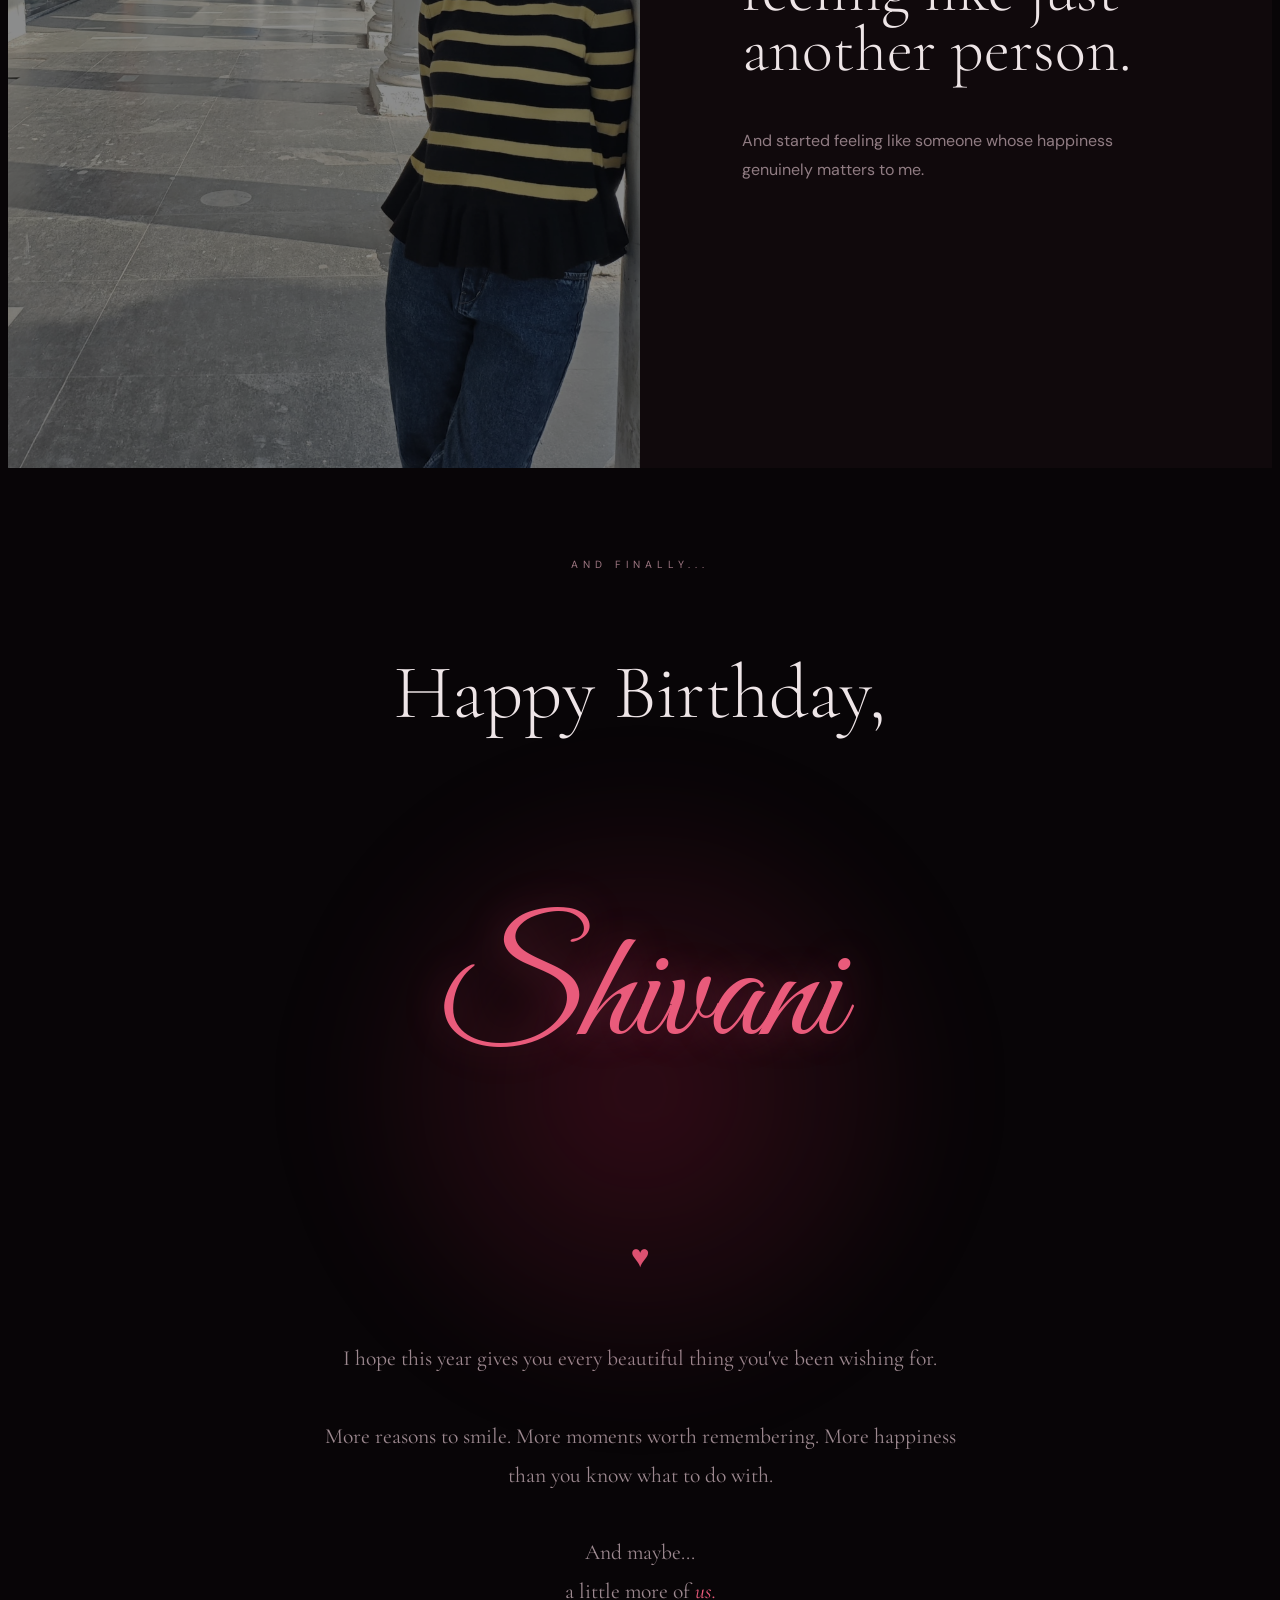
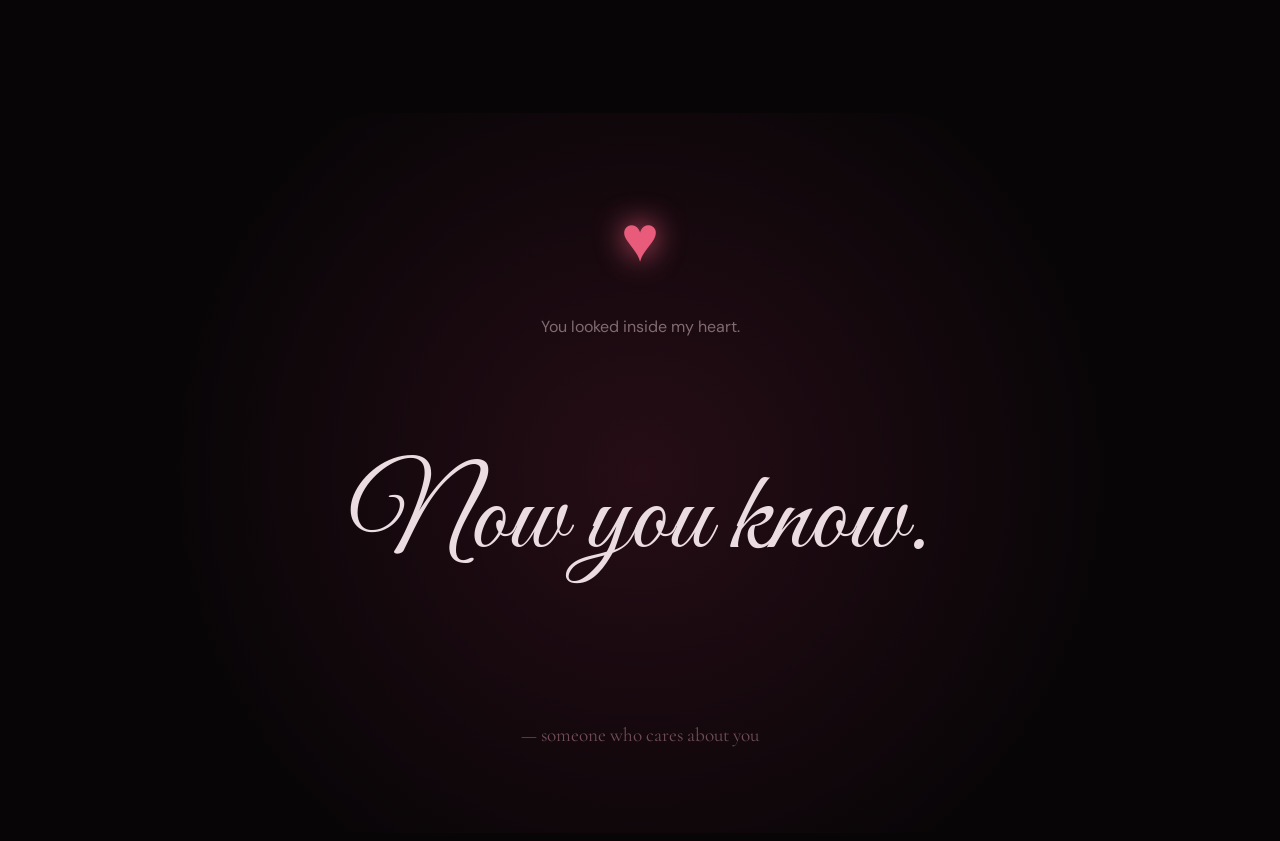
<file: love.html>
<!DOCTYPE html> <html lang="en"> <head>
<meta charset="UTF-8">

<meta name="viewport"
    content="width=device-width, initial-scale=1.0">

<title>Inside My Heart ❤️</title>

<link rel="preconnect"
    href="https://fonts.googleapis.com">

<link rel="preconnect"
    href="https://fonts.gstatic.com"
    crossorigin>

<link href="https://fonts.googleapis.com/css2?family=Cormorant+Garamond:wght@300;400;500;600&family=DM+Sans:wght@300;400;500&family=Great+Vibes&display=swap"
    rel="stylesheet">

<script src="https://cdnjs.cloudflare.com/ajax/libs/gsap/3.12.2/gsap.min.js"></script>

<link rel="stylesheet" href="love.css">

</head> <body>
<div class="noise"></div>

<div class="stars" id="stars"></div>

<div class="heart-particles"
    id="heartParticles"></div>


<div class="opening">

    <div class="opening-line"></div>

    <p>
        YOU WANTED TO SEE
    </p>

    <h1>
        What's inside<br>
        <span>my heart.</span>
    </h1>

    <div class="opening-heart">
        ♥
    </div>

</div>


<main class="love-world">


    <!-- HERO -->

    <section class="love-hero">

        <div class="hero-glow"></div>

        <div class="hero-content">

            <div class="eyebrow">
                A little secret
            </div>

            <h2>
                So...
            </h2>

            <h1>
                You actually
                <em>opened it.</em>
            </h1>

            <p>
                I guess there's no hiding it now.
            </p>

            <div class="scroll-heart">
                ↓
            </div>

        </div>

    </section>


    <!-- CONFESSION -->

    <section class="confession">

        <div class="section-number">
            01
        </div>

        <div class="confession-inner">

            <p class="small-heading">
                IF I HAD TO PUT IT INTO WORDS...
            </p>

            <h2>
                You became someone<br>
                <span>I didn't expect.</span>
            </h2>

            <div class="line"></div>

            <p class="big-text">

                Somewhere between the random
                conversations, stupid jokes,
                little moments and everything
                in between...

                <br><br>

                you became someone I started
                caring about a little more than
                I probably should admit.

            </p>

        </div>

    </section>


    <!-- PHOTO -->

    <section class="cinematic-photo">

        <div class="photo-frame">

            <img
                src="./M2.jpg"
                alt="Shivani">

            <div class="photo-overlay"></div>

            <div class="photo-caption">
                and then there was you.
            </div>

        </div>

    </section>


    <!-- THREE THINGS -->

    <section class="three-things">

        <div class="section-number">
            02
        </div>

        <p class="small-heading">
            THREE LITTLE THINGS
        </p>

        <h2>
            Things I secretly<br>
            adore about you.
        </h2>


        <div class="things-grid">

            <div class="thing">

                <span>
                    01
                </span>

                <h3>
                    Your smile.
                </h3>

                <p>
                    It has this annoying little
                    habit of making everything
                    around you feel lighter.
                </p>

            </div>


            <div class="thing">

                <span>
                    02
                </span>

                <h3>
                    Your heart.
                </h3>

                <p>
                    There's something incredibly
                    beautiful about the way you
                    care about people.
                </p>

            </div>


            <div class="thing">

                <span>
                    03
                </span>

                <h3>
                    Just you.
                </h3>

                <p>
                    No complicated reason.
                    I just really like having you
                    in my life.
                </p>

            </div>

        </div>

    </section>


    <!-- SECOND PHOTO -->

    <section class="split-memory">

        <div class="split-image">

            <img
                src="./D.jpg"
                alt="Memory">

        </div>

        <div class="split-text">

            <p class="small-heading">
                SOMEWHERE ALONG THE WAY
            </p>

            <h2>
                You stopped feeling
                like just another
                person.
            </h2>

            <p>
                And started feeling like
                someone whose happiness
                genuinely matters to me.
            </p>

        </div>

    </section>


    <!-- BIRTHDAY -->

    <section class="birthday">

        <div class="birthday-glow"></div>

        <p class="small-heading">
            AND FINALLY...
        </p>

        <h2>
            Happy Birthday,
        </h2>

        <h1>
            Shivani
        </h1>

        <div class="heart-symbol">
            ♥
        </div>

        <p class="birthday-message">

            I hope this year gives you
            every beautiful thing you've
            been wishing for.

            <br><br>

            More reasons to smile.
            More moments worth remembering.
            More happiness than you know
            what to do with.

            <br><br>

            And maybe...

            <br>

            a little more of <em>us.</em>

        </p>

    </section>


    <!-- FINAL -->

    <section class="final">

        <div class="final-heart">
            ♥
        </div>

        <p>
            You looked inside my heart.
        </p>

        <h2>
            Now you know.
        </h2>

        <div class="signature">
            — someone who cares about you
        </div>

    </section>


</main>


<script src="love.js"></script>

</body> </html>
</file>
<file: style.css>
@import url('https://fonts.googleapis.com/css2?family=Dancing+Script:wght@500;600;700&family=Nunito:wght@400;500;600;700;800&display=swap');

:root {
    --pink: #ff6fae;
    --hot-pink: #ff4f9a;
    --purple: #9b7bff;
    --dark: #4b3d4b;
    --soft: #fff5fa;
    --white: #ffffff;
}

* {
    margin: 0;
    padding: 0;
    box-sizing: border-box;
}

html {
    scroll-behavior: smooth;
}

body {
    min-height: 100vh;
    background: #fff8fc;
    color: var(--dark);
    font-family: 'Nunito', sans-serif;
    overflow-x: hidden;
    cursor: none;
}

/* ========================= */
/* CURSOR */
/* ========================= */

.cursor {
    position: fixed;
    width: 34px;
    height: 34px;
    border-radius: 50%;
    background: rgba(255, 105, 180, 0.12);
    border: 1px solid rgba(255, 105, 180, 0.4);
    pointer-events: none;
    z-index: 99999;
    transform: translate(-50%, -50%);
    display: flex;
    align-items: center;
    justify-content: center;
    transition:
        width .2s ease,
        height .2s ease,
        background .2s ease;
}

.cursor span {
    color: #ff69b4;
    font-size: 12px;
}

/* ========================= */
/* BACKGROUND */
/* ========================= */

.background {
    position: fixed;
    inset: 0;
    overflow: hidden;
    pointer-events: none;
    z-index: -2;
    background:
        linear-gradient(
            135deg,
            #fff7fb,
            #f7f3ff,
            #fff7f0,
            #f5faff
        );
}

.glow {
    position: absolute;
    width: 500px;
    height: 500px;
    border-radius: 50%;
    filter: blur(100px);
    opacity: .35;
}

.glow-1 {
    background: #ffb6d5;
    top: -200px;
    left: -150px;
}

.glow-2 {
    background: #c6b7ff;
    right: -200px;
    top: 25%;
}

.glow-3 {
    background: #ffd5b8;
    bottom: -250px;
    left: 35%;
}

/* ========================= */
/* PARTICLES */
/* ========================= */

.particles {
    position: fixed;
    inset: 0;
    pointer-events: none;
    z-index: 0;
}

.particle {
    position: absolute;
    color: rgba(255, 105, 180, .5);
    animation: particleFloat linear infinite;
}

@keyframes particleFloat {
    from {
        transform: translateY(110vh) rotate(0deg);
        opacity: 0;
    }

    10% {
        opacity: 1;
    }

    90% {
        opacity: 1;
    }

    to {
        transform: translateY(-120px) rotate(360deg);
        opacity: 0;
    }
}

/* ========================= */
/* SECTIONS */
/* ========================= */

.story-section {
    min-height: 100vh;
    width: 100%;
    display: flex;
    align-items: center;
    justify-content: center;
    padding: 100px 30px;
    position: relative;
    overflow: hidden;
}

.chapter-content {
    width: min(850px, 100%);
    text-align: center;
    position: relative;
    z-index: 3;
}

.chapter-content.wide {
    width: min(1000px, 100%);
}

/* ========================= */
/* HERO */
/* ========================= */

.hero {
    min-height: 100vh;
}

.hero-content {
    text-align: center;
    max-width: 900px;
    padding: 30px;
}

.tiny-label,
.chapter-label {
    color: var(--pink);
    font-size: .78rem;
    font-weight: 800;
    letter-spacing: 4px;
    text-transform: uppercase;
    margin-bottom: 25px;
}

.hero h1 {
    font-family: 'Dancing Script', cursive;
    font-size: clamp(4rem, 9vw, 8rem);
    line-height: .9;
    color: #5b4655;
    margin-bottom: 35px;
}

.hero h1 span {
    display: block;
    color: var(--pink);
    text-shadow: 0 8px 25px rgba(255, 105, 180, .25);
}

.hero-subtitle {
    font-size: clamp(1.1rem, 2vw, 1.45rem);
    line-height: 1.8;
    color: #806d7a;
    margin-bottom: 45px;
}

.start-btn {
    border: none;
    outline: none;
    padding: 17px 32px;
    border-radius: 100px;
    color: white;
    font-family: inherit;
    font-size: 1rem;
    font-weight: 800;
    background: linear-gradient(135deg, #ff70ad, #bd7bff);
    box-shadow: 0 15px 40px rgba(255, 105, 180, .25);
    cursor: none;
    transition: .3s ease;
}

.start-btn:hover {
    transform: translateY(-4px) scale(1.03);
    box-shadow: 0 20px 50px rgba(255, 105, 180, .4);
}

.scroll-hint {
    margin-top: 70px;
    font-size: .8rem;
    letter-spacing: 2px;
    color: #a995a4;
    text-transform: uppercase;
}

.scroll-hint span {
    display: block;
    font-size: 1.5rem;
    margin-bottom: 8px;
    animation: bounceArrow 1.5s infinite;
}

@keyframes bounceArrow {
    0%, 100% {
        transform: translateY(0);
    }

    50% {
        transform: translateY(8px);
    }
}

/* ========================= */
/* CHAPTER NUMBERS */
/* ========================= */

.chapter-number {
    position: absolute;
    top: 45px;
    left: 50%;
    transform: translateX(-50%);
    color: rgba(255, 105, 180, .15);
    font-size: 8rem;
    font-weight: 800;
    z-index: 0;
}

/* ========================= */
/* HEADINGS */
/* ========================= */

.chapter h2,
.story-section h2 {
    font-family: 'Dancing Script', cursive;
    font-size: clamp(3rem, 6vw, 5rem);
    color: #574654;
    line-height: 1.05;
    margin-bottom: 35px;
}

.chapter p,
.story-section p {
    font-size: 1.15rem;
    line-height: 1.9;
    color: #756572;
    margin: 12px auto;
    max-width: 700px;
}

.muted {
    opacity: .65;
}

.highlight-text {
    margin-top: 50px !important;
    font-size: 1.35rem !important;
    color: #8d647e !important;
}

.highlight-text strong {
    color: var(--pink);
}

/* ========================= */
/* MEMORY NOTE */
/* ========================= */

.memory-note {
    display: inline-block;
    margin: 40px auto;
    padding: 15px 25px;
    border-radius: 50px;
    background: rgba(255, 255, 255, .7);
    box-shadow: 0 10px 30px rgba(70, 40, 70, .06);
    color: #8a7281;
    font-size: 1rem;
}

/* ========================= */
/* YEARS */
/* ========================= */

.years {
    display: flex;
    align-items: center;
    justify-content: center;
    gap: 18px;
    margin: 40px auto;
    max-width: 600px;
}

.years span {
    color: var(--pink);
    font-weight: 800;
    white-space: nowrap;
}

.years .line {
    height: 2px;
    flex: 1;
    max-width: 100px;
    background: linear-gradient(
        90deg,
        #ffb5d5,
        #c7aaff
    );
}

/* ========================= */
/* DOOR */
/* ========================= */

.door-scene {
    margin: 40px auto;
    width: min(600px, 100%);
}

.door {
    width: 190px;
    height: 260px;
    margin: auto;
    border-radius: 100px 100px 10px 10px;
    background:
        linear-gradient(
            135deg,
            #b98568,
            #754b3a
        );
    box-shadow:
        inset 10px 0 20px rgba(0,0,0,.1),
        0 25px 50px rgba(70,40,30,.18);
    display: flex;
    align-items: center;
    justify-content: center;
}

.door-number {
    width: 50px;
    height: 50px;
    border-radius: 50%;
    background: #e9c89f;
    color: #78543e;
    display: flex;
    align-items: center;
    justify-content: center;
    font-weight: 800;
}

.door-text {
    margin-top: 25px;
    display: flex;
    flex-direction: column;
    gap: 8px;
    color: #917b89;
}

.door-text strong {
    font-family: 'Dancing Script', cursive;
    font-size: 2rem;
    color: var(--pink);
}

.reveal-line {
    margin-top: 40px;
    color: #ff69b4;
    font-family: 'Dancing Script', cursive;
    font-size: 2rem;
}

/* ========================= */
/* RECOGNITION */
/* ========================= */

.recognition-card {
    width: min(700px, 100%);
    margin: 50px auto;
    padding: 35px;
    border-radius: 30px;
    background: rgba(255,255,255,.75);
    box-shadow: 0 25px 70px rgba(70,40,70,.08);
}

.old-you,
.actual-you {
    padding: 25px;
}

.old-you span,
.actual-you span {
    font-size: .7rem;
    letter-spacing: 3px;
    color: #aa98a5;
    font-weight: 800;
}

.old-you p {
    font-family: 'Dancing Script', cursive;
    font-size: 2rem;
}

.arrow {
    color: var(--pink);
    font-size: 2rem;
}

.name-call {
    margin-top: 12px;
    font-family: 'Dancing Script', cursive;
    font-size: 3rem;
    color: var(--pink);
}

/* ========================= */
/* MISSION */
/* ========================= */

.mission-card {
    max-width: 650px;
    margin: 45px auto;
    padding: 15px;
    background: rgba(255,255,255,.75);
    border-radius: 25px;
    box-shadow: 0 25px 70px rgba(70,40,70,.08);
}

.mission-row {
    display: flex;
    align-items: center;
    justify-content: space-between;
    gap: 20px;
    padding: 20px;
    border-bottom: 1px solid rgba(120,90,110,.08);
    text-align: left;
}

.mission-row:last-child {
    border-bottom: none;
}

.mission-row span {
    color: #968391;
}

.mission-row strong {
    color: #675260;
}

.success {
    color: #46ad82 !important;
}

.meter {
    display: flex;
    gap: 4px;
}

.meter i {
    width: 16px;
    height: 7px;
    border-radius: 10px;
    background: #ff75ad;
}

.meter i:nth-child(7) {
    background: #e8dce4;
}

.phone-reveal {
    display: inline-block;
    margin-top: 25px;
    padding: 13px 25px;
    border-radius: 100px;
    background: #fff;
    box-shadow: 0 10px 30px rgba(70,40,70,.08);
    color: #ff69b4;
    letter-spacing: 3px;
    font-weight: 800;
}

/* ========================= */
/* TIMELINE */
/* ========================= */

.intro-text {
    max-width: 700px !important;
    margin-bottom: 50px !important;
}

.timeline {
    max-width: 650px;
    margin: 50px auto;
    position: relative;
    text-align: left;
}

.timeline::before {
    content: '';
    position: absolute;
    left: 10px;
    top: 0;
    bottom: 0;
    width: 2px;
    background: linear-gradient(
        #ff94bd,
        #c2a7ff
    );
}

.timeline-item {
    display: flex;
    gap: 30px;
    margin: 30px 0;
}

.dot {
    width: 22px;
    height: 22px;
    flex-shrink: 0;
    border-radius: 50%;
    background: #fff;
    border: 5px solid #ff79b1;
    z-index: 2;
}

.timeline-item span {
    font-size: .75rem;
    letter-spacing: 2px;
    text-transform: uppercase;
    color: var(--pink);
    font-weight: 800;
}

.timeline-item p {
    margin: 5px 0;
}

.quote-box {
    margin: 50px auto 0;
    font-family: 'Dancing Script', cursive;
    font-size: 2rem;
    color: #b06e96;
}

/* ========================= */
/* SHIELD */
/* ========================= */

.shield-visual {
    display: flex;
    align-items: center;
    justify-content: center;
    gap: 50px;
    margin: 50px auto;
    max-width: 800px;
}

.shield {
    width: 150px;
    height: 180px;
    background: linear-gradient(
        145deg,
        #f4eaff,
        #ffe5f0
    );
    clip-path: polygon(
        50% 0,
        90% 15%,
        85% 65%,
        50% 100%,
        15% 65%,
        10% 15%
    );
    display: flex;
    align-items: center;
    justify-content: center;
    font-size: 3rem;
    flex-shrink: 0;
}

.shield-message {
    text-align: left;
}

.shield-message p {
    margin: 20px 0;
}

/* ========================= */
/* PHOTO STORIES */
/* ========================= */

.photo-content {
    width: min(1100px, 100%);
    display: grid;
    grid-template-columns: 1fr 1fr;
    align-items: center;
    gap: 80px;
}

.photo-story.reverse .photo-content {
    direction: rtl;
}

.photo-story.reverse .photo-text {
    direction: ltr;
}

.photo-frame {
    padding: 12px;
    background: white;
    box-shadow: 0 30px 70px rgba(80,50,70,.15);
    transform: rotate(-3deg);
}

.photo-story.reverse .photo-frame {
    transform: rotate(3deg);
}

.photo-frame img {
    display: block;
    width: 100%;
    height: 500px;
    object-fit: cover;
}

.photo-text {
    text-align: left;
}

.photo-text h2 {
    margin-bottom: 25px;
}

.handwritten {
    margin-top: 35px;
    font-family: 'Dancing Script', cursive;
    font-size: 2.3rem;
    color: var(--pink);
}

/* ========================= */
/* DISTANCE */
/* ========================= */

.distance-map {
    display: flex;
    align-items: center;
    justify-content: center;
    gap: 25px;
    margin: 60px auto;
    max-width: 750px;
}

.city {
    display: flex;
    flex-direction: column;
    gap: 8px;
}

.city span {
    font-size: .7rem;
    color: #a08e9c;
    letter-spacing: 2px;
}

.city strong {
    color: var(--pink);
}

.route {
    width: 250px;
    height: 2px;
    background: repeating-linear-gradient(
        90deg,
        #ff8ab8 0 8px,
        transparent 8px 15px
    );
    position: relative;
}

.moving-dot {
    position: absolute;
    top: 50%;
    left: 0;
    width: 12px;
    height: 12px;
    background: #ff69b4;
    border-radius: 50%;
    transform: translateY(-50%);
    animation: travel 3s linear infinite;
}

@keyframes travel {
    to {
        left: calc(100% - 12px);
    }
}

/* ========================= */
/* PHONE CALL */
/* ========================= */

.phone-animation {
    width: 100px;
    height: 100px;
    margin: 0 auto 45px;
    position: relative;
    display: flex;
    align-items: center;
    justify-content: center;
}

.phone-icon {
    width: 75px;
    height: 75px;
    border-radius: 50%;
    background: linear-gradient(135deg,#ff6faa,#c586ff);
    color: white;
    display: flex;
    align-items: center;
    justify-content: center;
    font-size: 2rem;
    z-index: 2;
    box-shadow: 0 10px 30px rgba(255,105,180,.3);
}

.ring {
    position: absolute;
    inset: 0;
    border: 2px solid rgba(255,105,180,.4);
    border-radius: 50%;
    animation: ringPulse 2s infinite;
}

.ring-two {
    animation-delay: 1s;
}

@keyframes ringPulse {
    from {
        transform: scale(.7);
        opacity: .8;
    }

    to {
        transform: scale(1.6);
        opacity: 0;
    }
}

.quiet-message {
    max-width: 600px;
    margin: 50px auto 0;
    padding: 30px;
    border-left: 3px solid #ff75ad;
    background: rgba(255,255,255,.55);
    color: #806d7b;
    line-height: 1.8;
}

.quiet-message strong {
    color: var(--pink);
}

/* ========================= */
/* CHAT */
/* ========================= */

.chat-box {
    max-width: 550px;
    margin: 40px auto;
    display: flex;
    flex-direction: column;
    gap: 15px;
}

.chat {
    padding: 15px 20px;
    border-radius: 20px;
    max-width: 80%;
    text-align: left;
    box-shadow: 0 8px 25px rgba(70,40,70,.05);
}

.chat span {
    display: block;
    font-size: .65rem;
    font-weight: 800;
    letter-spacing: 2px;
    margin-bottom: 6px;
    color: #a18b99;
}

.chat p {
    margin: 0;
    font-size: .95rem;
    line-height: 1.5;
}

.chat.her {
    align-self: flex-start;
    background: #fff;
}

.chat.me {
    align-self: flex-end;
    background: #ffe4f0;
}

.chat.highlight {
    background: linear-gradient(135deg,#ff70ad,#bd7bff);
}

.chat.highlight span,
.chat.highlight p {
    color: white;
}

.promise {
    margin: 50px auto;
    padding: 25px;
    border-radius: 25px;
    background: rgba(255,255,255,.7);
}

.promise span {
    display: block;
    font-size: .7rem;
    letter-spacing: 3px;
    color: #a38c9a;
}

.promise strong {
    display: block;
    margin-top: 10px;
    font-family: 'Dancing Script', cursive;
    font-size: 2rem;
    color: var(--pink);
}

/* ========================= */
/* PRESENT */
/* ========================= */

.present-section {
    min-height: 100vh;
}

.big-line {
    margin: 60px 0;
    font-family: 'Dancing Script', cursive;
    font-size: clamp(3.5rem, 8vw, 6rem);
    color: var(--pink);
    text-shadow: 0 10px 30px rgba(255,105,180,.18);
}

/* ========================= */
/* HEART GATEWAY */
/* ========================= */

.heart-gateway {
    min-height: 100vh;
    position: relative;
    display: flex;
    align-items: center;
    justify-content: center;
    padding: 80px 25px;
    overflow: hidden;
    background:
        radial-gradient(
            circle at center,
            #fff,
            #fff3f9 50%,
            #f8edff
        );
}

.gateway-glow {
    position: absolute;
    width: 500px;
    height: 500px;
    border-radius: 50%;
    background: #ff8fbd;
    filter: blur(150px);
    opacity: .15;
}

.gateway-content {
    position: relative;
    max-width: 750px;
    text-align: center;
    z-index: 2;
}

.gateway-content h2 {
    font-family: 'Dancing Script', cursive;
    font-size: clamp(3.2rem, 7vw, 5.5rem);
    color: #574654;
    line-height: 1;
    margin-bottom: 35px;
}

.gateway-content h2 span {
    display: block;
    color: var(--pink);
}

.gateway-content p {
    font-size: 1.1rem;
    line-height: 1.8;
    color: #82717e;
}

.gateway-question {
    margin: 50px auto 35px !important;
}

.gateway-question strong {
    display: block;
    margin-top: 15px;
    color: #604c5a;
    font-size: 1.4rem;
}

.gateway-buttons {
    display: flex;
    justify-content: center;
    gap: 15px;
    flex-wrap: wrap;
    margin-top: 35px;
}

.choice-btn {
    padding: 16px 25px;
    border-radius: 100px;
    font-family: inherit;
    font-weight: 800;
    font-size: .9rem;
    cursor: none;
    transition: .3s ease;
}

.choice-btn:hover {
    transform: translateY(-4px);
}

.choice-btn.friendship {
    background: white;
    color: #82717e;
    border: 1px solid #eadce5;
}

.choice-btn.heart {
    border: none;
    color: white;
    background: linear-gradient(135deg,#ff5e9f,#ff3e70);
    box-shadow: 0 15px 35px rgba(255,70,120,.3);
}

.choice-note {
    margin-top: 25px !important;
    font-size: .8rem !important;
    opacity: .55;
}

/* ========================= */
/* FRIEND ENDING */
/* ========================= */

.friend-ending {
    display: none;
    min-height: 100vh;
    align-items: center;
    justify-content: center;
    padding: 80px 25px;
    background:
        linear-gradient(
            135deg,
            #fff6fb,
            #f7f2ff
        );
}

.friend-ending.show {
    display: flex;
}

.ending-content {
    max-width: 750px;
    text-align: center;
}

.ending-heart {
    font-size: 5rem;
    margin-bottom: 30px;
    animation: heartbeat 1.8s infinite;
}

@keyframes heartbeat {
    0%,100% {
        transform: scale(1);
    }

    50% {
        transform: scale(1.15);
    }
}

.ending-content h2 {
    font-family: 'Dancing Script', cursive;
    font-size: clamp(3rem,6vw,5rem);
    color: #5c4957;
    margin-bottom: 30px;
}

.ending-content h3 {
    margin-top: 60px;
    font-family: 'Dancing Script', cursive;
    font-size: 3rem;
    color: var(--pink);
}

.final-line {
    margin-top: 50px;
    font-family: 'Dancing Script', cursive;
    font-size: 2.4rem;
    color: #ad7097;
}

.signature {
    margin-top: 20px !important;
    font-family: 'Dancing Script', cursive;
    font-size: 1.5rem !important;
}

.made-with {
    margin-top: 70px;
    color: #b09daa;
    font-size: .75rem;
    letter-spacing: 1px;
}

/* ========================= */
/* MOBILE */
/* ========================= */

@media (max-width: 768px) {

    body {
        cursor: auto;
    }

    .cursor {
        display: none;
    }

    .story-section {
        padding: 110px 20px 80px;
    }

    .chapter-number {
        top: 30px;
        font-size: 5rem;
    }

    .hero h1 {
        font-size: 4.2rem;
    }

    .hero-subtitle {
        font-size: 1rem;
    }

    .chapter h2,
    .story-section h2 {
        font-size: 3.3rem;
    }

    .years {
        gap: 8px;
    }

    .years .line {
        max-width: 40px;
    }

    .mission-row {
        flex-direction: column;
        align-items: flex-start;
        gap: 8px;
    }

    .shield-visual {
        flex-direction: column;
        gap: 20px;
    }

    .shield-message {
        text-align: center;
    }

    .photo-content {
        grid-template-columns: 1fr;
        gap: 45px;
    }

    .photo-story.reverse .photo-content {
        direction: ltr;
    }

    .photo-text {
        text-align: center;
    }

    .photo-frame img {
        height: 400px;
    }

    .distance-map {
        gap: 10px;
    }

    .route {
        width: 100px;
    }

    .city strong {
        font-size: .75rem;
    }

    .gateway-content h2 {
        font-size: 3.5rem;
    }

    .choice-btn {
        width: 100%;
        max-width: 330px;
    }
}

/* ========================= */
/* ACCESSIBILITY */
/* ========================= */

@media (prefers-reduced-motion: reduce) {

    *,
    *::before,
    *::after {
        animation-duration: .01ms !important;
        animation-iteration-count: 1 !important;
        scroll-behavior: auto !important;
    }
}


/* =========================================================
   INTERACTIVE REUNION DOOR
   ========================================================= */

.door-wrapper {
    position: relative;
    width: 100%;
    display: flex;
    flex-direction: column;
    align-items: center;
    perspective: 1000px;
}

.door {
    position: relative;
    transform-origin: left center;
    transition:
        transform 1.2s cubic-bezier(.77,0,.18,1),
        box-shadow .5s ease;

    cursor: none;
}

/* Door handle */

.door-handle {
    position: absolute;

    right: 22px;
    top: 50%;

    width: 10px;
    height: 10px;

    border-radius: 50%;

    background:
        radial-gradient(
            circle at 30% 30%,
            #fff1c7,
            #c99b5b
        );

    box-shadow:
        0 2px 5px rgba(60,30,20,.25);
}

/* Little "knock knock" message */

.knock-text {
    margin-bottom: 15px;

    font-family:
        'Dancing Script',
        cursive;

    font-size: 1.5rem;

    color: #b5799c;

    opacity: .8;

    transition:
        opacity .4s ease,
        transform .4s ease;
}

/* Person behind the door */

.door-person {
    position: absolute;

    top: 50%;
    left: 50%;

    transform:
        translate(-50%, -50%)
        scale(.7);

    width: 230px;

    font-family:
        'Dancing Script',
        cursive;

    font-size: 2rem;

    color: #ff69b4;

    opacity: 0;

    pointer-events: none;

    transition:
        opacity .7s ease,
        transform .9s cubic-bezier(.2,.8,.2,1);

    z-index: -1;
}

.door-person strong {
    color: #bd7bff;
}

/* Door opening */

.door.open {
    transform:
        perspective(900px)
        rotateY(-82deg);

    box-shadow:
        inset 20px 0 30px rgba(0,0,0,.15),
        0 25px 50px rgba(70,40,30,.08);
}

/* Reveal the person */

.door-wrapper.opened .door-person {
    opacity: 1;

    transform:
        translate(-50%, -50%)
        scale(1);
}

/* Hide knock text after opening */

.door-wrapper.opened .knock-text {
    opacity: 0;
    transform: translateY(-10px);
}

/* Make the story reveal feel interactive */

#doorRevealLine {
    opacity: .65;

    transition:
        opacity .5s ease,
        transform .5s ease;
}

.door-wrapper.opened ~ .door-text #doorStoryText {
    color: #ff69b4;
}

/* Small decorative sparkles around door */

.door-wrapper::before,
.door-wrapper::after {
    position: absolute;

    font-size: 1.3rem;

    color: rgba(255,105,180,.55);

    pointer-events: none;
}

.door-wrapper::before {
    content: "✦";
    left: 20%;
    top: 20%;
    animation: doorSparkle 2.5s ease-in-out infinite;
}

.door-wrapper::after {
    content: "♡";
    right: 20%;
    bottom: 20%;
    animation: doorSparkle 3s ease-in-out infinite reverse;
}

@keyframes doorSparkle {

    0%,100% {
        opacity: .3;
        transform: scale(.8) rotate(0deg);
    }

    50% {
        opacity: 1;
        transform: scale(1.2) rotate(15deg);
    }

}

/* Mobile */

@media (max-width: 768px) {

    .door-person {
        width: 200px;
        font-size: 1.7rem;
    }

}




/* =========================================
   BIRTHDAY HERO — SOFT BACKGROUND PHOTO
========================================= */

.birthday-hero {
    position: relative;
    isolation: isolate;
    overflow: hidden;
    background: #fbe4ef;
}

/* Background photograph */
.birthday-bg-photo {
    position: absolute;
    inset: 0;
    z-index: -2;

    background-image: url("m1.jpg");
    background-size: cover;
    background-position: center 35%;
    background-repeat: no-repeat;

    opacity: 0.8;
    transform: scale(1.04);
}

/* Soft pink overlay */
.birthday-overlay {
    position: absolute;
    inset: 0;
    z-index: -1;

    background: linear-gradient(
        135deg,
        rgba(255, 239, 247, 0.82),
        rgba(255, 220, 237, 0.62),
        rgba(246, 230, 255, 0.80)
    );

    pointer-events: none;
}

/* Keep the birthday text above the image */
.birthday-hero .hero-content {
    position: relative;
    z-index: 1;
}

/* Make the heading readable */
.birthday-hero h1 {
    text-shadow: 0 2px 18px rgba(255, 255, 255, 0.75);
}

/* Mobile adjustment */
@media (max-width: 600px) {
    .birthday-bg-photo {
        background-position: center center;
        opacity: 0.8;
    }

    .birthday-overlay {
        background: linear-gradient(
            180deg,
            rgba(255, 239, 247, 0.78),
            rgba(255, 225, 240, 0.72),
            rgba(246, 230, 255, 0.88)
        );
    }
}



/* Make the scroll hint clearly visible on the birthday photo */
.birthday-hero .scroll-hint {
    position: relative;
    z-index: 10;

    display: flex;
    align-items: center;
    justify-content: center;
    gap: 10px;

    width: fit-content;
    margin: 30px auto 0;
    padding: 12px 22px;

    background: rgba(249, 226, 255, 0.94);
    color: #713653;

    border: 1px solid #f3b5d0;
    border-radius: 50px;

    font-size: 14px;
    font-weight: 800;
    letter-spacing: 0.5px;

    box-shadow: 0 8px 25px rgba(110, 45, 80, 0.18);

    text-shadow: none;
}

.birthday-hero .scroll-hint span {
    display: inline-flex;
    align-items: center;
    justify-content: center;

    width: 28px;
    height: 28px;

    flex-shrink: 0;

    border-radius: 50%;
    background: #ff609b;
    color: #fddbff;

    font-size: 20px;
    font-weight: 900;
    line-height: 1;
}

/* Mobile spacing */
@media (max-width: 600px) {
    .birthday-hero .scroll-hint {
        margin-top: 24px;
        padding: 10px 17px;
        font-size: 13px;
    }
}
</file>
<file: love.css>
{
margin: 0;
padding: 0;
box-sizing: border-box;
}

html {
scroll-behavior: smooth;
}

body {

background: #080507;

color: #eee5e7;

font-family:
    'DM Sans',
    sans-serif;

overflow-x: hidden;


}

/* --------------------------
ATMOSPHERE
-------------------------- */

.noise {

position: fixed;

inset: 0;

pointer-events: none;

z-index: 999;

opacity: .045;

background-image:
    url("data:image/svg+xml,%3Csvg viewBox='0 0 180 180' xmlns='http://www.w3.org/2000/svg'%3E%3Cfilter id='n'%3E%3CfeTurbulence type='fractalNoise' baseFrequency='.9' numOctaves='4' stitchTiles='stitch'/%3E%3C/filter%3E%3Crect width='100%25' height='100%25' filter='url(%23n)' opacity='.8'/%3E%3C/svg%3E");


}

/* --------------------------
STARS
-------------------------- */

.stars {

position: fixed;

inset: 0;

pointer-events: none;

z-index: 0;


}

.star {

position: absolute;

width: 2px;

height: 2px;

background: white;

border-radius: 50%;

opacity: .5;


}

/* --------------------------
OPENING
-------------------------- */

.opening {

position: fixed;

inset: 0;

z-index: 100;

background:
    radial-gradient(
        circle at center,
        #35111c,
        #080507 65%
    );

display: flex;

flex-direction: column;

align-items: center;

justify-content: center;

text-align: center;


}

.opening-line {

width: 0;

height: 1px;

background:
    linear-gradient(
        90deg,
        transparent,
        #e94d72,
        transparent
    );

margin-bottom: 25px;


}

.opening p {

font-size: .65rem;

letter-spacing: 7px;

color: #a98590;

margin-bottom: 20px;


}

.opening h1 {

font-family:
    'Cormorant Garamond',
    serif;

font-size:
    clamp(3.5rem,9vw,8rem);

line-height: .85;

font-weight: 300;

color: #f2dfe3;


}

.opening h1 span {

font-family:
    'Great Vibes',
    cursive;

color: #e95b7b;

font-size: 1.2em;


}

.opening-heart {

margin-top: 45px;

font-size: 3rem;

color: #e94d72;

text-shadow:
    0 0 25px #e94d72,
    0 0 60px rgba(233,77,114,.5);

animation:
    heartbeat 1.5s ease-in-out infinite;


}

@keyframes heartbeat {

0%,100% {
    transform: scale(1);
}

50% {
    transform: scale(1.2);
}


}

/* --------------------------
LOVE WORLD
-------------------------- */

.love-world {

position: relative;

z-index: 2;


}

/* --------------------------
HERO
-------------------------- */

.love-hero {

min-height: 100vh;

position: relative;

display: flex;

align-items: center;

justify-content: center;

text-align: center;

overflow: hidden;


}

.hero-glow {

position: absolute;

width: 600px;

height: 600px;

border-radius: 50%;

background:
    radial-gradient(
        circle,
        rgba(155,30,65,.3),
        transparent 65%
    );

filter: blur(30px);


}

.hero-content {

position: relative;

z-index: 2;


}

.eyebrow,
.small-heading {

font-size: .65rem;

letter-spacing: 5px;

color: #9f7883;


}

.hero-content h2 {

font-family:
    'Great Vibes',
    cursive;

font-size: 4rem;

color: #e95b7b;

margin-bottom: -5px;


}

.hero-content h1 {

font-family:
    'Cormorant Garamond',
    serif;

font-weight: 300;

font-size:
    clamp(3.5rem,8vw,7rem);

line-height: .85;

color: #eee0e4;


}

.hero-content h1 em {

display: block;

font-family:
    'Great Vibes',
    cursive;

font-style: normal;

color: #e95b7b;

font-size: 1.2em;


}

.hero-content p {

margin-top: 30px;

color: #8d777d;


}

.scroll-heart {

margin-top: 80px;

color: #b84c69;

font-size: 1.5rem;

animation:
    scrollFloat 2s infinite;


}

@keyframes scrollFloat {

0%,100% {
    transform: translateY(0);
}

50% {
    transform: translateY(10px);
}


}

/* --------------------------
SECTIONS
-------------------------- */

.confession,
.three-things {

min-height: 100vh;

padding:
    150px 8vw;

position: relative;


}

.section-number {

position: absolute;

left: 5vw;

top: 100px;

font-size: .65rem;

color: #654b54;

letter-spacing: 3px;


}

.confession-inner {

max-width: 900px;

margin: auto;

text-align: center;


}

.confession h2,
.three-things > h2 {

font-family:
    'Cormorant Garamond',
    serif;

font-size:
    clamp(3rem,7vw,6rem);

font-weight: 300;

line-height: .95;

margin: 35px 0;


}

.confession h2 span {

font-family:
    'Great Vibes',
    cursive;

color: #e95b7b;

font-size: 1.15em;


}

.line {

width: 70px;

height: 1px;

margin: 35px auto;

background: #b84c69;


}

.big-text {

max-width: 650px;

margin: auto;

color: #9f8b91;

font-family:
    'Cormorant Garamond',
    serif;

font-size: 1.45rem;

line-height: 1.8;


}

/* --------------------------
CINEMATIC PHOTO
-------------------------- */

.cinematic-photo {

min-height: 100vh;

display: flex;

align-items: center;

justify-content: center;

padding: 80px 20px;


}

.photo-frame {

position: relative;

width: min(850px,90vw);

height: min(700px,80vh);

overflow: hidden;


}

.photo-frame img {

width: 100%;
height: 100%;

object-fit: cover;

filter:
    brightness(.65)
    saturate(.75);


}

.photo-overlay {

position: absolute;

inset: 0;

background:
    linear-gradient(
        to top,
        rgba(8,5,7,.9),
        transparent 50%
    );


}

.photo-caption {

position: absolute;

bottom: 35px;

left: 40px;

font-family:
    'Great Vibes',
    cursive;

font-size: 3rem;

color: #f0dfe3;


}

/* --------------------------
THREE THINGS
-------------------------- */

.three-things {

text-align: center;


}

.things-grid {

max-width: 1100px;

margin:
    80px auto 0;

display: grid;

grid-template-columns:
    repeat(3,1fr);

gap: 1px;

background: #2b1d22;


}

.thing {

padding: 60px 35px;

background: #080507;

text-align: left;


}

.thing span {

color: #713c4b;

font-size: .7rem;

letter-spacing: 3px;


}

.thing h3 {

font-family:
    'Great Vibes',
    cursive;

color: #e95b7b;

font-size: 3rem;

font-weight: 400;

margin: 25px 0;


}

.thing p {

color: #88767c;

line-height: 1.8;


}

/* --------------------------
SPLIT MEMORY
-------------------------- */

.split-memory {

min-height: 100vh;

display: grid;

grid-template-columns:
    1fr 1fr;


}

.split-image {

overflow: hidden;


}

.split-image img {

width: 100%;
height: 100%;

object-fit: cover;

filter:
    brightness(.55)
    saturate(.7);


}

.split-text {

display: flex;

flex-direction: column;

justify-content: center;

padding: 8vw;

background: #10090c;


}

.split-text h2 {

font-family:
    'Cormorant Garamond',
    serif;

font-size:
    clamp(3rem,5vw,5rem);

line-height: .95;

font-weight: 300;

margin:
    30px 0;


}

.split-text > p:last-child {

color: #907c83;

line-height: 1.8;


}

/* --------------------------
BIRTHDAY
-------------------------- */

.birthday {

min-height: 100vh;

display: flex;

flex-direction: column;

align-items: center;

justify-content: center;

text-align: center;

position: relative;

overflow: hidden;

padding: 80px 20px;


}

.birthday-glow {

position: absolute;

width: 700px;

height: 700px;

border-radius: 50%;

background:
    radial-gradient(
        circle,
        rgba(145,26,58,.3),
        transparent 65%
    );

filter: blur(40px);


}

.birthday h2 {

font-family:
    'Cormorant Garamond',
    serif;

font-size:
    clamp(3rem,6vw,5rem);

font-weight: 300;

position: relative;


}

.birthday h1 {

font-family:
    'Great Vibes',
    cursive;

font-size:
    clamp(5rem,12vw,10rem);

font-weight: 400;

color: #e95b7b;

line-height: .9;

position: relative;

text-shadow:
    0 0 40px
    rgba(233,91,123,.3);


}

.heart-symbol {

margin: 40px 0;

color: #e95b7b;

font-size: 2rem;

animation:
    heartbeat 1.5s infinite;


}

.birthday-message {

max-width: 650px;

color: #9d8990;

line-height: 1.8;

font-family:
    'Cormorant Garamond',
    serif;

font-size: 1.35rem;


}

.birthday-message em {

color: #e95b7b;


}

/* --------------------------
FINAL
-------------------------- */

.final {

min-height: 80vh;

display: flex;

flex-direction: column;

align-items: center;

justify-content: center;

text-align: center;

background:
    radial-gradient(
        circle at center,
        #260d16,
        #080507 65%
    );


}

.final-heart {

color: #e95b7b;

font-size: 4rem;

animation:
    heartbeat 1.5s infinite;

text-shadow:
    0 0 30px #e95b7b;


}

.final p {

color: #806a72;

margin-top: 35px;


}

.final h2 {

font-family:
    'Great Vibes',
    cursive;

font-size:
    clamp(4rem,9vw,8rem);

color: #eadce0;

font-weight: 400;


}

.signature {

margin-top: 35px;

color: #704d58;

font-family:
    'Cormorant Garamond',
    serif;

font-size: 1.2rem;


}

/* --------------------------
PARTICLES
-------------------------- */

.heart-particle {

position: fixed;

pointer-events: none;

color: #d94e70;

z-index: 5;

opacity: 0;


}

/* --------------------------
MOBILE
-------------------------- */

@media(max-width:800px) {

.things-grid {

    grid-template-columns: 1fr;

}

.split-memory {

    grid-template-columns: 1fr;

}

.split-image {

    height: 70vh;

}

.photo-caption {

    left: 20px;

    bottom: 20px;

    font-size: 2rem;

}

.confession,
.three-things {

    padding:
        120px 25px;

}

.section-number {

    left: 25px;

}


}
</file>
